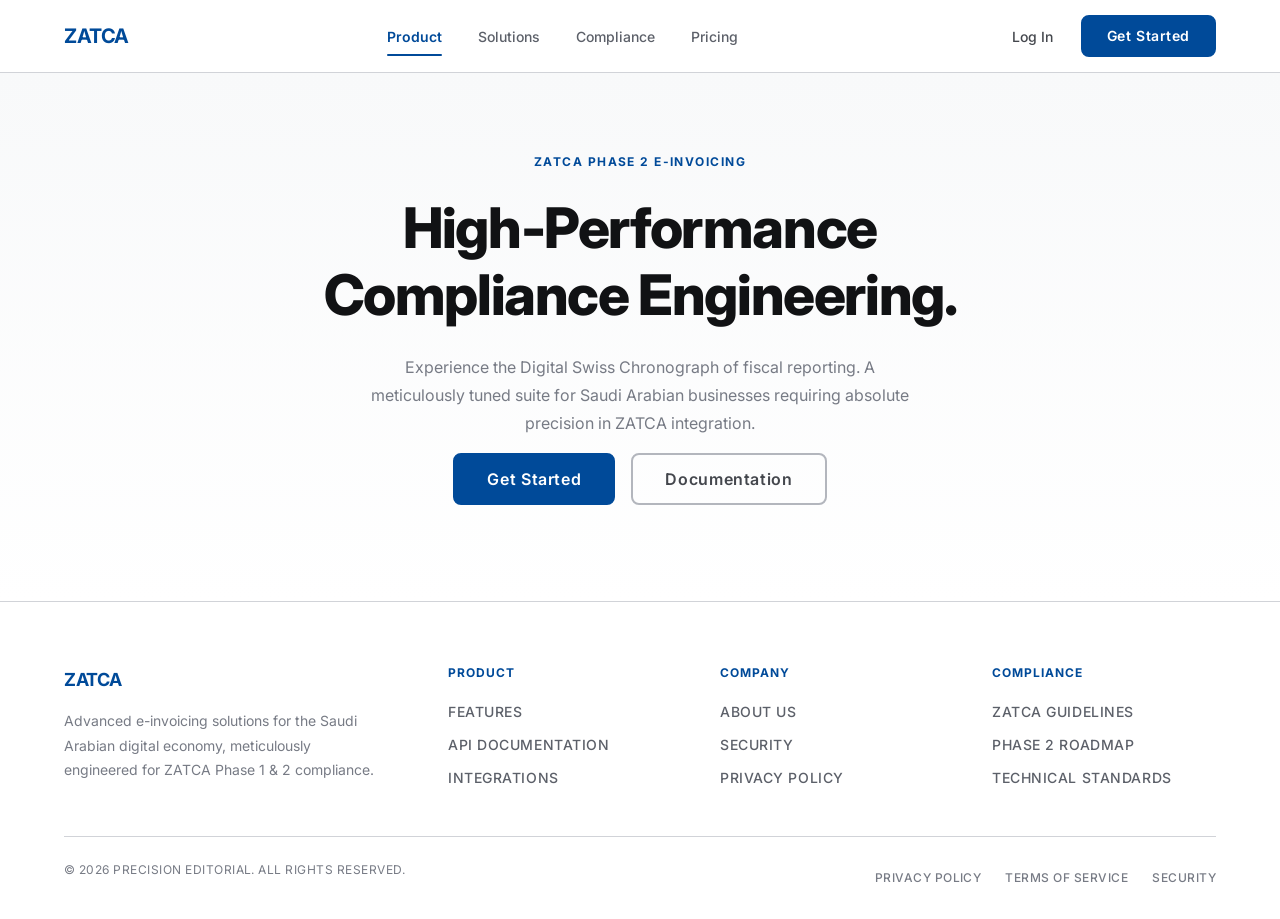
<file: index.html>
<!DOCTYPE html>
<html lang="en" dir="ltr">
<head>
  <meta charset="UTF-8">
  <meta name="viewport" content="width=device-width, initial-scale=1.0, viewport-fit=cover">
  <meta name="robots" content="index, follow">

  <!-- SEO -->
  <title>ZATCA — Precision Editorial</title>
  <meta name="description" content="ZATCA-compliant e-invoicing platform with 99.9% uptime, real-time Phase 2 validation, and automated reporting for Saudi Arabian businesses.">
  <meta name="theme-color" content="#004A99">
  <link rel="canonical" href="https://zatca.example.com/">

  <!-- Open Graph -->
  <meta property="og:title" content="ZATCA — Precision Editorial">
  <meta property="og:description" content="Enterprise e-invoicing compliance for ZATCA Phase 1 & 2.">
  <meta property="og:type" content="website">
  <meta property="og:url" content="https://zatca.example.com/">
  <meta property="og:locale" content="en_US">
  <meta property="og:locale:alternate" content="ar_SA">

  <!-- Twitter Card -->
  <meta name="twitter:card" content="summary_large_image">
  <meta name="twitter:title" content="ZATCA — Precision Editorial">
  <meta name="twitter:description" content="Enterprise e-invoicing compliance for ZATCA Phase 1 & 2.">

  <!-- Favicon -->
  <link rel="icon" type="image/svg+xml" href="icons/favicon.svg">

  <!-- Fonts (only essential weights) -->
  <link rel="preconnect" href="https://fonts.googleapis.com">
  <link rel="preconnect" href="https://fonts.gstatic.com" crossorigin>
  <link rel="stylesheet" href="https://fonts.googleapis.com/css2?family=Inter:wght@400;500;600;700;800&family=Noto+Sans+Arabic:wght@400;500;600;700&display=swap">

  <!-- Stylesheets (order matters: tokens → reset → components → layout → utilities) -->
  <link rel="stylesheet" href="css/variables.css">
  <link rel="stylesheet" href="css/base.css">
  <link rel="stylesheet" href="css/components.css">
  <link rel="stylesheet" href="css/navbar.css">
  <link rel="stylesheet" href="css/footer.css">
  <link rel="stylesheet" href="css/hero.css">
  <link rel="stylesheet" href="css/utilities.css">
</head>

<body>

  <!-- ════════════════════════════════════════════════════════════════
       NAVBAR
       ════════════════════════════════════════════════════════════════ -->
  <header class="navbar" role="banner">
    <div class="container">
      <div class="navbar__inner">

        <!-- Logo -->
        <a href="index.html" class="navbar__logo" aria-label="ZATCA — Home">
          <span class="navbar__logo-text">ZATCA</span>
        </a>

        <!-- Desktop Nav -->
        <nav class="navbar__nav" role="navigation" aria-label="Main navigation">
          <a href="index.html"   class="navbar__link is-active">Product</a>
          <a href="#solutions"   class="navbar__link">Solutions</a>
          <a href="#compliance"  class="navbar__link">Compliance</a>
          <a href="#pricing"     class="navbar__link">Pricing</a>
        </nav>

        <!-- Desktop Actions -->
        <div class="navbar__actions">
          <a href="login.html"   class="navbar__login">Log In</a>
          <a href="signup.html"  class="btn btn--primary">Get Started</a>
        </div>

        <!-- Mobile Toggle -->
        <button
          class="navbar__toggle"
          type="button"
          aria-label="Toggle navigation menu"
          aria-expanded="false"
          aria-controls="mobile-menu"
        >
          <span class="navbar__toggle-bar"></span>
          <span class="navbar__toggle-bar"></span>
          <span class="navbar__toggle-bar"></span>
        </button>

      </div>
    </div>

    <!-- Mobile Drawer -->
    <nav class="navbar__mobile-menu" id="mobile-menu" aria-label="Mobile navigation">
      <a href="index.html"   class="navbar__link is-active">Product</a>
      <a href="#solutions"   class="navbar__link">Solutions</a>
      <a href="#compliance"  class="navbar__link">Compliance</a>
      <a href="#pricing"     class="navbar__link">Pricing</a>
      <div class="navbar__actions">
        <a href="login.html"   class="navbar__login">Log In</a>
        <a href="signup.html"  class="btn btn--primary">Get Started</a>
      </div>
    </nav>

    <!-- Mobile Overlay -->
    <div class="navbar__overlay" aria-hidden="true"></div>
  </header>


  <!-- ════════════════════════════════════════════════════════════════
       MAIN CONTENT
       ════════════════════════════════════════════════════════════════ -->
  <main id="main-content">

    <!-- ════════════════════════════════════════════════════════════════
         HERO
         ════════════════════════════════════════════════════════════════ -->
    <section class="hero" aria-labelledby="hero-title">
      <div class="container">
        <div class="hero__inner">

          <!-- Overline -->
          <span class="hero__overline">ZATCA Phase 2 E-Invoicing</span>

          <!-- Title -->
          <h1 id="hero-title" class="hero__title">
            High-Performance<br>Compliance Engineering.
          </h1>

          <!-- Description -->
          <p class="hero__desc">
            Experience the Digital Swiss Chronograph of fiscal reporting. A meticulously
            tuned suite for Saudi Arabian businesses requiring absolute precision in
            ZATCA integration.
          </p>

          <!-- CTA -->
          <div class="hero__actions">
            <a href="signup.html" class="btn btn--primary btn--lg">Get Started</a>
            <a href="#docs" class="btn btn--secondary btn--lg">Documentation</a>
          </div>

        </div>
      </div>
    </section>

  </main>


  <!-- ════════════════════════════════════════════════════════════════
       FOOTER
       ════════════════════════════════════════════════════════════════ -->
  <footer class="footer" role="contentinfo">
    <div class="container">

      <!-- Grid -->
      <div class="footer__main">
        <div class="footer__grid">

          <!-- Brand -->
          <div class="footer__col">
            <p class="footer__brand-name">ZATCA</p>
            <p class="footer__brand-desc">
              Advanced e-invoicing solutions for the Saudi Arabian digital economy,
              meticulously engineered for ZATCA Phase 1 &amp; 2 compliance.
            </p>
          </div>

          <!-- Product -->
          <div class="footer__col">
            <h3 class="footer__heading">Product</h3>
            <nav class="footer__links" aria-label="Product links">
              <a href="#features"     class="footer__link">Features</a>
              <a href="#api"          class="footer__link">API Documentation</a>
              <a href="#integrations" class="footer__link">Integrations</a>
            </nav>
          </div>

          <!-- Company -->
          <div class="footer__col">
            <h3 class="footer__heading">Company</h3>
            <nav class="footer__links" aria-label="Company links">
              <a href="#about"   class="footer__link">About Us</a>
              <a href="#security" class="footer__link">Security</a>
              <a href="#privacy" class="footer__link">Privacy Policy</a>
            </nav>
          </div>

          <!-- Compliance -->
          <div class="footer__col">
            <h3 class="footer__heading">Compliance</h3>
            <nav class="footer__links" aria-label="Compliance links">
              <a href="#guidelines" class="footer__link">ZATCA Guidelines</a>
              <a href="#phase2"     class="footer__link">Phase 2 Roadmap</a>
              <a href="#standards"  class="footer__link">Technical Standards</a>
            </nav>
          </div>

        </div>
      </div>

      <!-- Bottom Bar -->
      <div class="footer__bottom">
        <div class="footer__bottom-inner">
          <p class="footer__copyright">
            &copy; <span data-year></span> Precision Editorial. All rights reserved.
          </p>
          <nav class="footer__legal" aria-label="Legal links">
            <a href="#privacy"  class="footer__legal-link">Privacy Policy</a>
            <a href="#terms"    class="footer__legal-link">Terms of Service</a>
            <a href="#security" class="footer__legal-link">Security</a>
          </nav>
        </div>
      </div>

    </div>
  </footer>


  <!-- Scripts -->
  <script src="js/navbar.js" defer></script>
  <script src="js/app.js" defer></script>

</body>
</html>
</file>
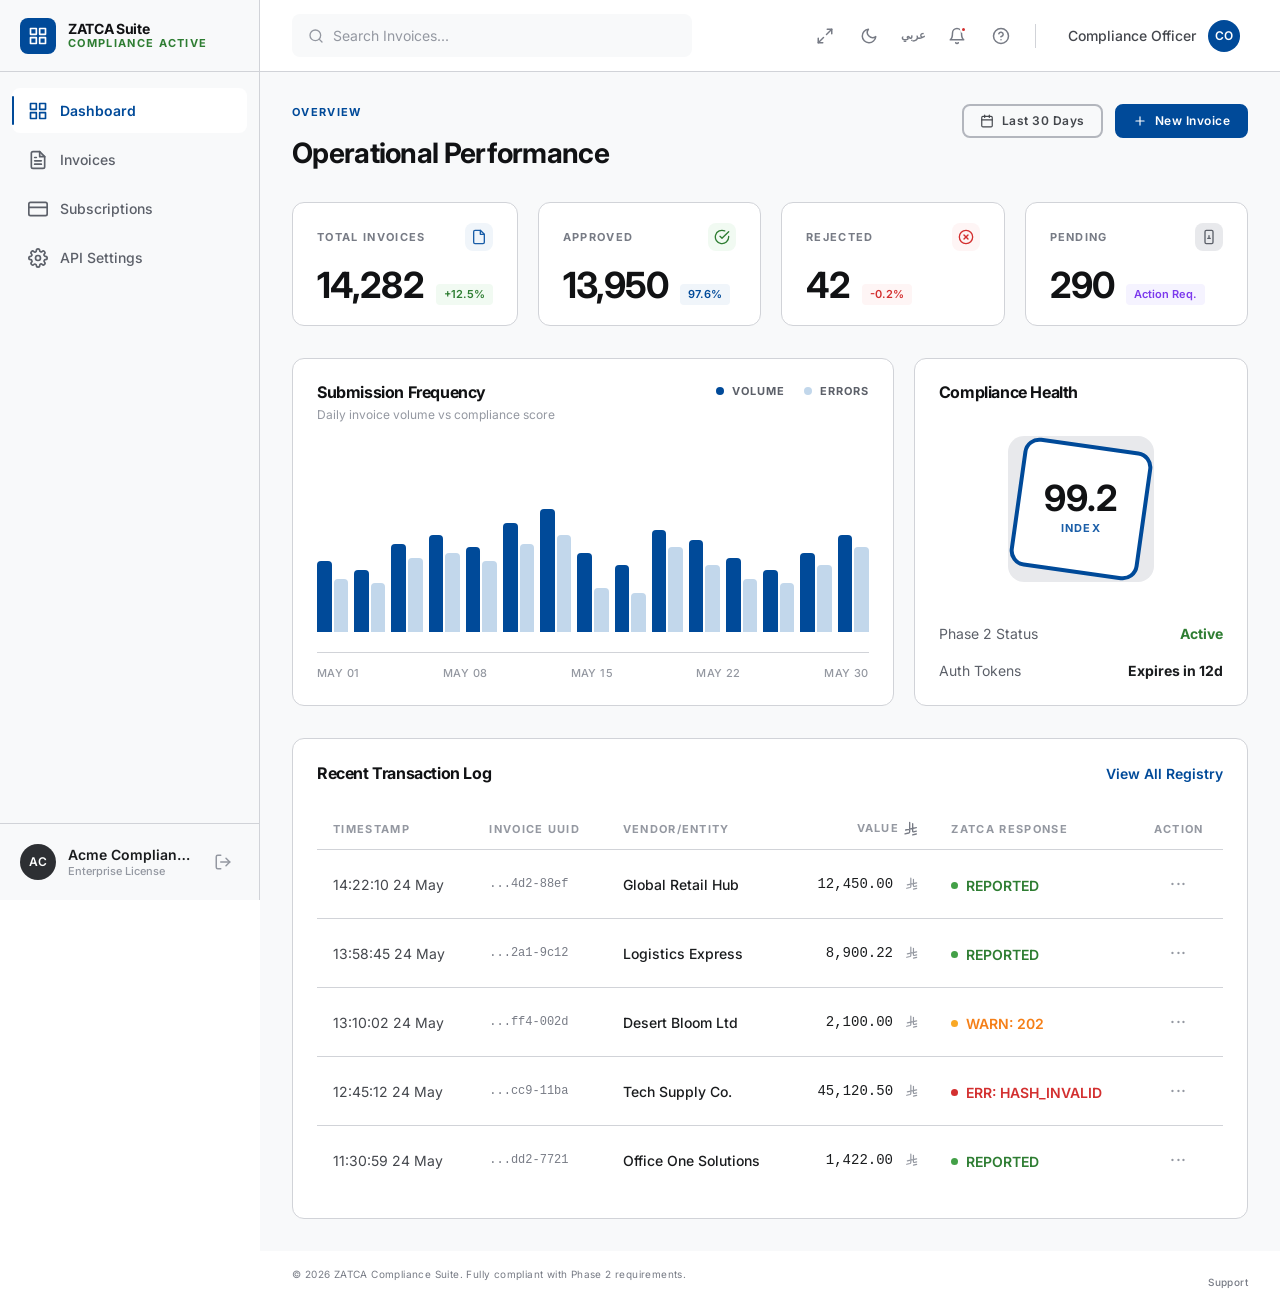
<file: dashboard.html>
<!DOCTYPE html>
<html lang="en" dir="ltr">
<head>
  <meta charset="UTF-8">
  <meta name="viewport" content="width=device-width, initial-scale=1.0, viewport-fit=cover">
  <meta name="robots" content="noindex, nofollow">

  <!-- SEO -->
  <title>Dashboard — ZATCA Suite</title>
  <meta name="description" content="ZATCA Suite compliance dashboard — monitor invoices, submissions, and compliance health.">
  <meta name="theme-color" content="#004A99">

  <!-- Favicon -->
  <link rel="icon" type="image/svg+xml" href="icons/favicon.svg">

  <!-- Prevent theme flicker -->
  <script>document.documentElement.setAttribute('data-theme', localStorage.getItem('zatca-theme') || 'light');</script>

  <!-- Fonts (essential weights only) -->
  <link rel="preconnect" href="https://fonts.googleapis.com">
  <link rel="preconnect" href="https://fonts.gstatic.com" crossorigin>
  <link rel="stylesheet" href="https://fonts.googleapis.com/css2?family=Inter:wght@400;500;600;700;800&family=Noto+Sans+Arabic:wght@400;500;600;700&display=swap">

  <!-- Stylesheets -->
  <link rel="stylesheet" href="css/variables.css">
  <link rel="stylesheet" href="css/base.css">
  <link rel="stylesheet" href="css/components.css">
  <link rel="stylesheet" href="css/sidebar.css">
  <link rel="stylesheet" href="css/topbar.css">
  <link rel="stylesheet" href="css/dashboard.css">
  <link rel="stylesheet" href="css/theme-dark.css">
  <link rel="stylesheet" href="css/rtl.css">
  <link rel="stylesheet" href="css/utilities.css">
</head>

<body>

  <!-- Skip Link -->
  <a href="#main-content" class="sr-only" style="position:fixed;top:var(--space-2);left:var(--space-2);z-index:9999;padding:var(--space-2) var(--space-4);background:var(--color-primary-700);color:var(--color-white-const);border-radius:var(--radius-md);" onfocus="this.classList.remove('sr-only')" onblur="this.classList.add('sr-only')">Skip to main content</a>

  <div class="dashboard-layout">

    <!-- ════════════════════════════════════════════════════════════════
         SIDEBAR
         ════════════════════════════════════════════════════════════════ -->
    <aside class="sidebar" role="navigation" aria-label="Dashboard navigation">

      <!-- Header -->
      <div class="sidebar__header">
        <div class="sidebar__logo" aria-hidden="true">
          <svg viewBox="0 0 24 24" fill="none" stroke="currentColor" stroke-width="2" stroke-linecap="round" stroke-linejoin="round">
            <rect x="3" y="3" width="7" height="7"></rect>
            <rect x="14" y="3" width="7" height="7"></rect>
            <rect x="3" y="14" width="7" height="7"></rect>
            <rect x="14" y="14" width="7" height="7"></rect>
          </svg>
        </div>
        <div class="sidebar__logo-info">
          <span class="sidebar__logo-text" data-i18n="sidebar.brand">ZATCA Suite</span>
          <span class="sidebar__logo-badge" data-i18n="sidebar.badge">Compliance Active</span>
        </div>
        <button type="button" class="sidebar__close" aria-label="Close menu" onclick="document.querySelector('.sidebar').classList.remove('is-open'); document.querySelector('.sidebar__mobile-overlay').classList.remove('is-visible');">
          <svg viewBox="0 0 24 24" fill="none" stroke="currentColor" stroke-width="2" stroke-linecap="round" stroke-linejoin="round"><line x1="18" y1="6" x2="6" y2="18"></line><line x1="6" y1="6" x2="18" y2="18"></line></svg>
        </button>
      </div>

      <!-- Navigation -->
      <nav class="sidebar__nav">
        <a href="#dashboard" class="sidebar__link is-active">
          <span class="sidebar__link-icon">
            <svg viewBox="0 0 24 24" fill="none" stroke="currentColor" stroke-width="2" stroke-linecap="round" stroke-linejoin="round">
              <rect x="3" y="3" width="7" height="7"></rect>
              <rect x="14" y="3" width="7" height="7"></rect>
              <rect x="3" y="14" width="7" height="7"></rect>
              <rect x="14" y="14" width="7" height="7"></rect>
            </svg>
          </span>
          <span class="sidebar__link-text" data-i18n="sidebar.dashboard">Dashboard</span>
        </a>

        <a href="#invoices" class="sidebar__link">
          <span class="sidebar__link-icon">
            <svg viewBox="0 0 24 24" fill="none" stroke="currentColor" stroke-width="2" stroke-linecap="round" stroke-linejoin="round">
              <path d="M14 2H6a2 2 0 0 0-2 2v16a2 2 0 0 0 2 2h12a2 2 0 0 0 2-2V8z"></path>
              <polyline points="14 2 14 8 20 8"></polyline>
              <line x1="16" y1="13" x2="8" y2="13"></line>
              <line x1="16" y1="17" x2="8" y2="17"></line>
              <polyline points="10 9 9 9 8 9"></polyline>
            </svg>
          </span>
          <span class="sidebar__link-text" data-i18n="sidebar.invoices">Invoices</span>
        </a>

        <a href="#subscriptions" class="sidebar__link">
          <span class="sidebar__link-icon">
            <svg viewBox="0 0 24 24" fill="none" stroke="currentColor" stroke-width="2" stroke-linecap="round" stroke-linejoin="round">
              <rect x="1" y="4" width="22" height="16" rx="2" ry="2"></rect>
              <line x1="1" y1="10" x2="23" y2="10"></line>
            </svg>
          </span>
          <span class="sidebar__link-text" data-i18n="sidebar.subscriptions">Subscriptions</span>
        </a>

        <a href="#api-settings" class="sidebar__link">
          <span class="sidebar__link-icon">
            <svg viewBox="0 0 24 24" fill="none" stroke="currentColor" stroke-width="2" stroke-linecap="round" stroke-linejoin="round">
              <circle cx="12" cy="12" r="3"></circle>
              <path d="M19.4 15a1.65 1.65 0 0 0 .33 1.82l.06.06a2 2 0 0 1-2.83 2.83l-.06-.06a1.65 1.65 0 0 0-1.82-.33 1.65 1.65 0 0 0-1 1.51V21a2 2 0 0 1-4 0v-.09A1.65 1.65 0 0 0 9 19.4a1.65 1.65 0 0 0-1.82.33l-.06.06a2 2 0 0 1-2.83-2.83l.06-.06A1.65 1.65 0 0 0 4.68 15a1.65 1.65 0 0 0-1.51-1H3a2 2 0 0 1 0-4h.09A1.65 1.65 0 0 0 4.6 9a1.65 1.65 0 0 0-.33-1.82l-.06-.06a2 2 0 0 1 2.83-2.83l.06.06A1.65 1.65 0 0 0 9 4.68a1.65 1.65 0 0 0 1-1.51V3a2 2 0 0 1 4 0v.09a1.65 1.65 0 0 0 1 1.51 1.65 1.65 0 0 0 1.82-.33l.06-.06a2 2 0 0 1 2.83 2.83l-.06.06A1.65 1.65 0 0 0 19.4 9a1.65 1.65 0 0 0 1.51 1H21a2 2 0 0 1 0 4h-.09a1.65 1.65 0 0 0-1.51 1z"></path>
            </svg>
          </span>
          <span class="sidebar__link-text" data-i18n="sidebar.apiSettings">API Settings</span>
        </a>

      </nav>

      <!-- Footer / User + Logout -->
      <div class="sidebar__footer">
        <div class="sidebar__user">
          <div class="sidebar__user-avatar" aria-hidden="true">AC</div>
          <div class="sidebar__user-info">
            <span class="sidebar__user-name" data-i18n="sidebar.companyName">Acme Compliance Corp</span>
            <span class="sidebar__user-role" data-i18n="sidebar.companyRole">Enterprise License</span>
          </div>
          <a href="login.html" class="sidebar__logout" aria-label="Log Out" data-i18n-label="sidebar.logout">
            <svg viewBox="0 0 24 24" fill="none" stroke="currentColor" stroke-width="2" stroke-linecap="round" stroke-linejoin="round">
              <path d="M9 21H5a2 2 0 0 1-2-2V5a2 2 0 0 1 2-2h4"></path>
              <polyline points="16 17 21 12 16 7"></polyline>
              <line x1="21" y1="12" x2="9" y2="12"></line>
            </svg>
          </a>
        </div>
      </div>

    </aside>

    <!-- ════════════════════════════════════════════════════════════════
         MAIN CONTENT
         ════════════════════════════════════════════════════════════════ -->
    <main class="dashboard-main" id="main-content">

      <!-- ════════════════════════════════════════════════════════════════
           TOP BAR
           ════════════════════════════════════════════════════════════════ -->
      <div class="topbar">

        <!-- Sidebar Toggle (mobile) -->
        <button type="button" class="sidebar__mobile-toggle" aria-label="Open menu" onclick="document.querySelector('.sidebar').classList.toggle('is-open'); document.querySelector('.sidebar__mobile-overlay').classList.toggle('is-visible');">
          <svg viewBox="0 0 24 24" fill="none" stroke="currentColor" stroke-width="2" stroke-linecap="round" stroke-linejoin="round"><line x1="3" y1="12" x2="21" y2="12"></line><line x1="3" y1="6" x2="21" y2="6"></line><line x1="3" y1="18" x2="21" y2="18"></line></svg>
        </button>

        <!-- Logo (mobile only) -->
        <a href="index.html" class="topbar__logo" aria-label="ZATCA Suite">
          <div class="topbar__logo-icon" aria-hidden="true">
            <svg viewBox="0 0 24 24" fill="none" stroke="currentColor" stroke-width="2" stroke-linecap="round" stroke-linejoin="round"><rect x="3" y="3" width="7" height="7"></rect><rect x="14" y="3" width="7" height="7"></rect><rect x="3" y="14" width="7" height="7"></rect><rect x="14" y="14" width="7" height="7"></rect></svg>
          </div>
          <span class="topbar__logo-text">ZATCA</span>
        </a>

        <!-- Search -->
        <div class="topbar__search">
          <span class="topbar__search-icon" aria-hidden="true">
            <svg viewBox="0 0 24 24" fill="none" stroke="currentColor" stroke-width="2" stroke-linecap="round" stroke-linejoin="round">
              <circle cx="11" cy="11" r="8"></circle>
              <line x1="21" y1="21" x2="16.65" y2="16.65"></line>
            </svg>
          </span>
          <input
            type="search"
            class="topbar__search-input"
            placeholder="Search Invoices..."
            data-i18n-placeholder="topbar.search"
            aria-label="Search invoices"
          >
        </div>

        <!-- Actions -->
        <div class="topbar__actions">

          <!-- Fullscreen Toggle -->
          <button type="button" class="topbar__icon-btn" aria-label="Toggle fullscreen" data-fullscreen-toggle>
            <svg viewBox="0 0 24 24" fill="none" stroke="currentColor" stroke-width="2" stroke-linecap="round" stroke-linejoin="round">
              <polyline points="15 3 21 3 21 9"></polyline>
              <polyline points="9 21 3 21 3 15"></polyline>
              <line x1="21" y1="3" x2="14" y2="10"></line>
              <line x1="3" y1="21" x2="10" y2="14"></line>
            </svg>
          </button>

          <!-- Theme Toggle -->
          <button type="button" class="topbar__icon-btn" data-theme-toggle data-i18n-label="ctrl.theme" aria-label="Toggle theme" onclick="Theme.toggle()">
            <svg viewBox="0 0 24 24" fill="none" stroke="currentColor" stroke-width="2" stroke-linecap="round" stroke-linejoin="round">
              <path d="M21 12.79A9 9 0 1 1 11.21 3 7 7 0 0 0 21 12.79z"></path>
            </svg>
          </button>

          <!-- Language Toggle -->
          <button type="button" class="topbar__icon-btn" onclick="I18n.toggle()" aria-label="Switch language" style="font-size: var(--font-size-overline); font-weight: var(--font-weight-bold); letter-spacing: var(--letter-spacing-normal);" data-i18n="ctrl.lang">عربي</button>

          <!-- Notification Bell -->
          <button type="button" class="topbar__icon-btn topbar__icon-btn--has-dot" data-i18n-label="topbar.notifications" aria-label="Notifications">
            <svg viewBox="0 0 24 24" fill="none" stroke="currentColor" stroke-width="2" stroke-linecap="round" stroke-linejoin="round">
              <path d="M18 8A6 6 0 0 0 6 8c0 7-3 9-3 9h18s-3-2-3-9"></path>
              <path d="M13.73 21a2 2 0 0 1-3.46 0"></path>
            </svg>
          </button>

          <!-- Help -->
          <button type="button" class="topbar__icon-btn" data-i18n-label="topbar.help" aria-label="Help">
            <svg viewBox="0 0 24 24" fill="none" stroke="currentColor" stroke-width="2" stroke-linecap="round" stroke-linejoin="round">
              <circle cx="12" cy="12" r="10"></circle>
              <path d="M9.09 9a3 3 0 0 1 5.83 1c0 2-3 3-3 3"></path>
              <line x1="12" y1="17" x2="12.01" y2="17"></line>
            </svg>
          </button>

          <!-- Divider -->
          <div class="topbar__divider" aria-hidden="true"></div>

          <!-- User -->
          <div class="topbar__user">
            <span class="topbar__user-name" data-i18n="topbar.userName">Compliance Officer</span>
            <div class="topbar__user-avatar" aria-hidden="true">CO</div>
          </div>

        </div>

      </div>

      <!-- ════════════════════════════════════════════════════════════════
           DASHBOARD CONTENT
           ════════════════════════════════════════════════════════════════ -->
      <div class="dashboard-content">

        <!-- Page Header -->
        <div class="page-header">
          <div class="page-header__left">
            <p class="page-header__overline" data-i18n="page.overline">Overview</p>
            <h1 class="page-header__title" data-i18n="page.title">Operational Performance</h1>
          </div>
          <div class="page-header__right">
            <button type="button" class="btn btn--secondary btn--sm">
              <svg width="14" height="14" viewBox="0 0 24 24" fill="none" stroke="currentColor" stroke-width="2" stroke-linecap="round" stroke-linejoin="round">
                <rect x="3" y="4" width="18" height="18" rx="2" ry="2"></rect>
                <line x1="16" y1="2" x2="16" y2="6"></line>
                <line x1="8" y1="2" x2="8" y2="6"></line>
                <line x1="3" y1="10" x2="21" y2="10"></line>
              </svg>
              <span data-i18n="page.filterDays">Last 30 Days</span>
            </button>
            <button type="button" class="btn btn--primary btn--sm">
              <svg width="14" height="14" viewBox="0 0 24 24" fill="none" stroke="currentColor" stroke-width="2" stroke-linecap="round" stroke-linejoin="round">
                <line x1="12" y1="5" x2="12" y2="19"></line>
                <line x1="5" y1="12" x2="19" y2="12"></line>
              </svg>
              <span data-i18n="page.newInvoice">New Invoice</span>
            </button>
          </div>
        </div>

        <!-- Stats Cards -->
        <div class="stats-grid">

          <!-- Total Invoices -->
          <div class="stat-card">
            <div class="stat-card__header">
              <span class="stat-card__label" data-i18n="stats.totalInvoices">Total Invoices</span>
              <span class="stat-card__icon stat-card__icon--primary" aria-hidden="true">
                <svg viewBox="0 0 24 24" fill="none" stroke="currentColor" stroke-width="2" stroke-linecap="round" stroke-linejoin="round">
                  <path d="M14 2H6a2 2 0 0 0-2 2v16a2 2 0 0 0 2 2h12a2 2 0 0 0 2-2V8z"></path>
                  <polyline points="14 2 14 8 20 8"></polyline>
                </svg>
              </span>
            </div>
            <div class="stat-card__body">
              <span class="stat-card__value">14,282</span>
              <span class="stat-card__change stat-card__change--up">+12.5%</span>
            </div>
          </div>

          <!-- Approved -->
          <div class="stat-card">
            <div class="stat-card__header">
              <span class="stat-card__label" data-i18n="stats.approved">Approved</span>
              <span class="stat-card__icon stat-card__icon--success" aria-hidden="true">
                <svg viewBox="0 0 24 24" fill="none" stroke="currentColor" stroke-width="2" stroke-linecap="round" stroke-linejoin="round">
                  <path d="M22 11.08V12a10 10 0 1 1-5.93-9.14"></path>
                  <polyline points="22 4 12 14.01 9 11.01"></polyline>
                </svg>
              </span>
            </div>
            <div class="stat-card__body">
              <span class="stat-card__value">13,950</span>
              <span class="stat-card__change stat-card__change--neutral">97.6%</span>
            </div>
          </div>

          <!-- Rejected -->
          <div class="stat-card">
            <div class="stat-card__header">
              <span class="stat-card__label" data-i18n="stats.rejected">Rejected</span>
              <span class="stat-card__icon stat-card__icon--danger" aria-hidden="true">
                <svg viewBox="0 0 24 24" fill="none" stroke="currentColor" stroke-width="2" stroke-linecap="round" stroke-linejoin="round">
                  <circle cx="12" cy="12" r="10"></circle>
                  <line x1="15" y1="9" x2="9" y2="15"></line>
                  <line x1="9" y1="9" x2="15" y2="15"></line>
                </svg>
              </span>
            </div>
            <div class="stat-card__body">
              <span class="stat-card__value">42</span>
              <span class="stat-card__change stat-card__change--down">-0.2%</span>
            </div>
          </div>

          <!-- Pending -->
          <div class="stat-card">
            <div class="stat-card__header">
              <span class="stat-card__label" data-i18n="stats.pending">Pending</span>
              <span class="stat-card__icon stat-card__icon--warning" aria-hidden="true">
                <svg viewBox="0 0 24 24" fill="none" stroke="currentColor" stroke-width="2" stroke-linecap="round" stroke-linejoin="round">
                  <rect x="6" y="2" width="12" height="20" rx="2"></rect>
                  <line x1="12" y1="10" x2="12" y2="14"></line>
                  <line x1="10" y1="14" x2="14" y2="14"></line>
                </svg>
              </span>
            </div>
            <div class="stat-card__body">
              <span class="stat-card__value">290</span>
              <span class="stat-card__change stat-card__change--warning" data-i18n="stats.actionReq">Action Req.</span>
            </div>
          </div>

        </div>

        <!-- Two-Column: Chart + Compliance Health -->
        <div class="dashboard-row">

          <!-- Submission Frequency Chart -->
          <div class="chart-panel">
            <div class="chart-panel__header">
              <div class="chart-panel__info">
                <h2 class="chart-panel__title" data-i18n="chart.title">Submission Frequency</h2>
                <p class="chart-panel__subtitle" data-i18n="chart.subtitle">Daily invoice volume vs compliance score</p>
              </div>
              <div class="chart-panel__legend">
                <span class="chart-panel__legend-item">
                  <span class="chart-panel__legend-dot chart-panel__legend-dot--volume" aria-hidden="true"></span>
                  <span data-i18n="chart.volume">Volume</span>
                </span>
                <span class="chart-panel__legend-item">
                  <span class="chart-panel__legend-dot chart-panel__legend-dot--errors" aria-hidden="true"></span>
                  <span data-i18n="chart.errors">Errors</span>
                </span>
              </div>
            </div>

            <div class="chart-panel__body">
              <div class="chart-bars" aria-label="Submission frequency bar chart">
                <div class="chart-bar-group"><div class="chart-bar chart-bar--volume" style="height:40%"></div><div class="chart-bar chart-bar--errors" style="height:30%"></div></div>
                <div class="chart-bar-group"><div class="chart-bar chart-bar--volume" style="height:35%"></div><div class="chart-bar chart-bar--errors" style="height:28%"></div></div>
                <div class="chart-bar-group"><div class="chart-bar chart-bar--volume" style="height:50%"></div><div class="chart-bar chart-bar--errors" style="height:42%"></div></div>
                <div class="chart-bar-group"><div class="chart-bar chart-bar--volume" style="height:55%"></div><div class="chart-bar chart-bar--errors" style="height:45%"></div></div>
                <div class="chart-bar-group"><div class="chart-bar chart-bar--volume" style="height:48%"></div><div class="chart-bar chart-bar--errors" style="height:40%"></div></div>
                <div class="chart-bar-group"><div class="chart-bar chart-bar--volume" style="height:62%"></div><div class="chart-bar chart-bar--errors" style="height:50%"></div></div>
                <div class="chart-bar-group"><div class="chart-bar chart-bar--volume" style="height:70%"></div><div class="chart-bar chart-bar--errors" style="height:55%"></div></div>
                <div class="chart-bar-group"><div class="chart-bar chart-bar--volume" style="height:45%"></div><div class="chart-bar chart-bar--errors" style="height:25%"></div></div>
                <div class="chart-bar-group"><div class="chart-bar chart-bar--volume" style="height:38%"></div><div class="chart-bar chart-bar--errors" style="height:22%"></div></div>
                <div class="chart-bar-group"><div class="chart-bar chart-bar--volume" style="height:58%"></div><div class="chart-bar chart-bar--errors" style="height:48%"></div></div>
                <div class="chart-bar-group"><div class="chart-bar chart-bar--volume" style="height:52%"></div><div class="chart-bar chart-bar--errors" style="height:38%"></div></div>
                <div class="chart-bar-group"><div class="chart-bar chart-bar--volume" style="height:42%"></div><div class="chart-bar chart-bar--errors" style="height:30%"></div></div>
                <div class="chart-bar-group"><div class="chart-bar chart-bar--volume" style="height:35%"></div><div class="chart-bar chart-bar--errors" style="height:28%"></div></div>
                <div class="chart-bar-group"><div class="chart-bar chart-bar--volume" style="height:45%"></div><div class="chart-bar chart-bar--errors" style="height:38%"></div></div>
                <div class="chart-bar-group"><div class="chart-bar chart-bar--volume" style="height:55%"></div><div class="chart-bar chart-bar--errors" style="height:48%"></div></div>
              </div>
            </div>

            <div class="chart-panel__axis">
              <span class="chart-panel__axis-label">May 01</span>
              <span class="chart-panel__axis-label">May 08</span>
              <span class="chart-panel__axis-label">May 15</span>
              <span class="chart-panel__axis-label">May 22</span>
              <span class="chart-panel__axis-label">May 30</span>
            </div>
          </div>

          <!-- Compliance Health -->
          <div class="compliance-panel">
            <h2 class="compliance-panel__title" data-i18n="compliance.title">Compliance Health</h2>

            <div class="compliance-panel__score">
              <div class="compliance-panel__badge">
                <div class="compliance-panel__badge-frame" aria-hidden="true"></div>
                <span class="compliance-panel__value">99.2</span>
                <span class="compliance-panel__value-label" data-i18n="compliance.index">Index</span>
              </div>
            </div>

            <div class="compliance-panel__details">
              <div class="compliance-panel__row">
                <span class="compliance-panel__row-label" data-i18n="compliance.phase2">Phase 2 Status</span>
                <span class="compliance-panel__row-value compliance-panel__row-value--active" data-i18n="compliance.active">Active</span>
              </div>
              <div class="compliance-panel__row">
                <span class="compliance-panel__row-label" data-i18n="compliance.authTokens">Auth Tokens</span>
                <span class="compliance-panel__row-value" data-i18n="compliance.expires">Expires in 12d</span>
              </div>
            </div>
          </div>

        </div>

        <!-- Transaction Log -->
        <div class="tx-log">
          <div class="tx-log__header">
            <h2 class="tx-log__title" data-i18n="txlog.title">Recent Transaction Log</h2>
            <a href="#registry" class="tx-log__action-link" data-i18n="txlog.viewAll">View All Registry</a>
          </div>

          <div class="tx-log__wrapper">
            <table class="tx-log__table">
              <thead>
                <tr>
                  <th class="tx-log__th" scope="col" data-i18n="txlog.timestamp">Timestamp</th>
                  <th class="tx-log__th" scope="col" data-i18n="txlog.invoiceUuid">Invoice UUID</th>
                  <th class="tx-log__th" scope="col" data-i18n="txlog.vendor">Vendor/Entity</th>
                  <th class="tx-log__th tx-log__th--right" scope="col">
                    <span data-i18n="txlog.value">Value</span>
                    <svg class="sar-icon" viewBox="0 0 24 24" fill="none" stroke="currentColor" stroke-width="2" stroke-linecap="round" stroke-linejoin="round" aria-hidden="true"><path d="m20 19.5l-5.5 1.2m0-16.7v11.22a1 1 0 0 0 1.242.97L20 15.2M2.978 19.351l5.549-1.363A2 2 0 0 0 10 16V2m10 8L4 13.5"/></svg>
                  </th>
                  <th class="tx-log__th" scope="col" data-i18n="txlog.response">ZATCA Response</th>
                  <th class="tx-log__th tx-log__th--center" scope="col" data-i18n="txlog.action">Action</th>
                </tr>
              </thead>
              <tbody>
                <tr class="tx-log__row">
                  <td class="tx-log__td">14:22:10 24 May</td>
                  <td class="tx-log__td tx-log__td--mono">...4d2-88ef</td>
                  <td class="tx-log__td tx-log__td--bold">Global Retail Hub</td>
                  <td class="tx-log__td tx-log__td--right">12,450.00 <svg class="sar-icon sar-icon--inline" viewBox="0 0 24 24" fill="none" stroke="currentColor" stroke-width="2" stroke-linecap="round" stroke-linejoin="round" aria-hidden="true"><path d="m20 19.5l-5.5 1.2m0-16.7v11.22a1 1 0 0 0 1.242.97L20 15.2M2.978 19.351l5.549-1.363A2 2 0 0 0 10 16V2m10 8L4 13.5"/></svg></td>
                  <td class="tx-log__td">
                    <span class="tx-status tx-status--reported"><span class="tx-status__dot" aria-hidden="true"></span>REPORTED</span>
                  </td>
                  <td class="tx-log__td tx-log__td--center">
                    <button type="button" class="tx-log__more-btn" aria-label="More actions">···</button>
                  </td>
                </tr>
                <tr class="tx-log__row">
                  <td class="tx-log__td">13:58:45 24 May</td>
                  <td class="tx-log__td tx-log__td--mono">...2a1-9c12</td>
                  <td class="tx-log__td tx-log__td--bold">Logistics Express</td>
                  <td class="tx-log__td tx-log__td--right">8,900.22 <svg class="sar-icon sar-icon--inline" viewBox="0 0 24 24" fill="none" stroke="currentColor" stroke-width="2" stroke-linecap="round" stroke-linejoin="round" aria-hidden="true"><path d="m20 19.5l-5.5 1.2m0-16.7v11.22a1 1 0 0 0 1.242.97L20 15.2M2.978 19.351l5.549-1.363A2 2 0 0 0 10 16V2m10 8L4 13.5"/></svg></td>
                  <td class="tx-log__td">
                    <span class="tx-status tx-status--reported"><span class="tx-status__dot" aria-hidden="true"></span>REPORTED</span>
                  </td>
                  <td class="tx-log__td tx-log__td--center">
                    <button type="button" class="tx-log__more-btn" aria-label="More actions">···</button>
                  </td>
                </tr>
                <tr class="tx-log__row">
                  <td class="tx-log__td">13:10:02 24 May</td>
                  <td class="tx-log__td tx-log__td--mono">...ff4-002d</td>
                  <td class="tx-log__td tx-log__td--bold">Desert Bloom Ltd</td>
                  <td class="tx-log__td tx-log__td--right">2,100.00 <svg class="sar-icon sar-icon--inline" viewBox="0 0 24 24" fill="none" stroke="currentColor" stroke-width="2" stroke-linecap="round" stroke-linejoin="round" aria-hidden="true"><path d="m20 19.5l-5.5 1.2m0-16.7v11.22a1 1 0 0 0 1.242.97L20 15.2M2.978 19.351l5.549-1.363A2 2 0 0 0 10 16V2m10 8L4 13.5"/></svg></td>
                  <td class="tx-log__td">
                    <span class="tx-status tx-status--warning"><span class="tx-status__dot" aria-hidden="true"></span>WARN: 202</span>
                  </td>
                  <td class="tx-log__td tx-log__td--center">
                    <button type="button" class="tx-log__more-btn" aria-label="More actions">···</button>
                  </td>
                </tr>
                <tr class="tx-log__row">
                  <td class="tx-log__td">12:45:12 24 May</td>
                  <td class="tx-log__td tx-log__td--mono">...cc9-11ba</td>
                  <td class="tx-log__td tx-log__td--bold">Tech Supply Co.</td>
                  <td class="tx-log__td tx-log__td--right">45,120.50 <svg class="sar-icon sar-icon--inline" viewBox="0 0 24 24" fill="none" stroke="currentColor" stroke-width="2" stroke-linecap="round" stroke-linejoin="round" aria-hidden="true"><path d="m20 19.5l-5.5 1.2m0-16.7v11.22a1 1 0 0 0 1.242.97L20 15.2M2.978 19.351l5.549-1.363A2 2 0 0 0 10 16V2m10 8L4 13.5"/></svg></td>
                  <td class="tx-log__td">
                    <span class="tx-status tx-status--error"><span class="tx-status__dot" aria-hidden="true"></span>ERR: HASH_INVALID</span>
                  </td>
                  <td class="tx-log__td tx-log__td--center">
                    <button type="button" class="tx-log__more-btn" aria-label="More actions">···</button>
                  </td>
                </tr>
                <tr class="tx-log__row">
                  <td class="tx-log__td">11:30:59 24 May</td>
                  <td class="tx-log__td tx-log__td--mono">...dd2-7721</td>
                  <td class="tx-log__td tx-log__td--bold">Office One Solutions</td>
                  <td class="tx-log__td tx-log__td--right">1,422.00 <svg class="sar-icon sar-icon--inline" viewBox="0 0 24 24" fill="none" stroke="currentColor" stroke-width="2" stroke-linecap="round" stroke-linejoin="round" aria-hidden="true"><path d="m20 19.5l-5.5 1.2m0-16.7v11.22a1 1 0 0 0 1.242.97L20 15.2M2.978 19.351l5.549-1.363A2 2 0 0 0 10 16V2m10 8L4 13.5"/></svg></td>
                  <td class="tx-log__td">
                    <span class="tx-status tx-status--reported"><span class="tx-status__dot" aria-hidden="true"></span>REPORTED</span>
                  </td>
                  <td class="tx-log__td tx-log__td--center">
                    <button type="button" class="tx-log__more-btn" aria-label="More actions">···</button>
                  </td>
                </tr>
              </tbody>
            </table>
          </div>
        </div>

      </div>

      <!-- Dashboard Footer -->
      <footer class="dashboard-footer">
        <p class="dashboard-footer__copy">&copy; <span data-year></span> <span data-i18n="footer.copy">ZATCA Compliance Suite. Fully compliant with Phase 2 requirements.</span></p>
        <a href="#support" class="dashboard-footer__link" data-i18n="footer.support">Support</a>
      </footer>

    </main>

    <!-- Mobile Sidebar Overlay -->
    <div class="sidebar__mobile-overlay" aria-hidden="true" onclick="document.querySelector('.sidebar').classList.remove('is-open'); this.classList.remove('is-visible');"></div>

  </div>

  <!-- Scripts -->
  <script src="js/theme.js" defer></script>
  <script src="js/i18n.js" defer></script>
  <script src="js/app.js" defer></script>

</body>
</html>
</file>
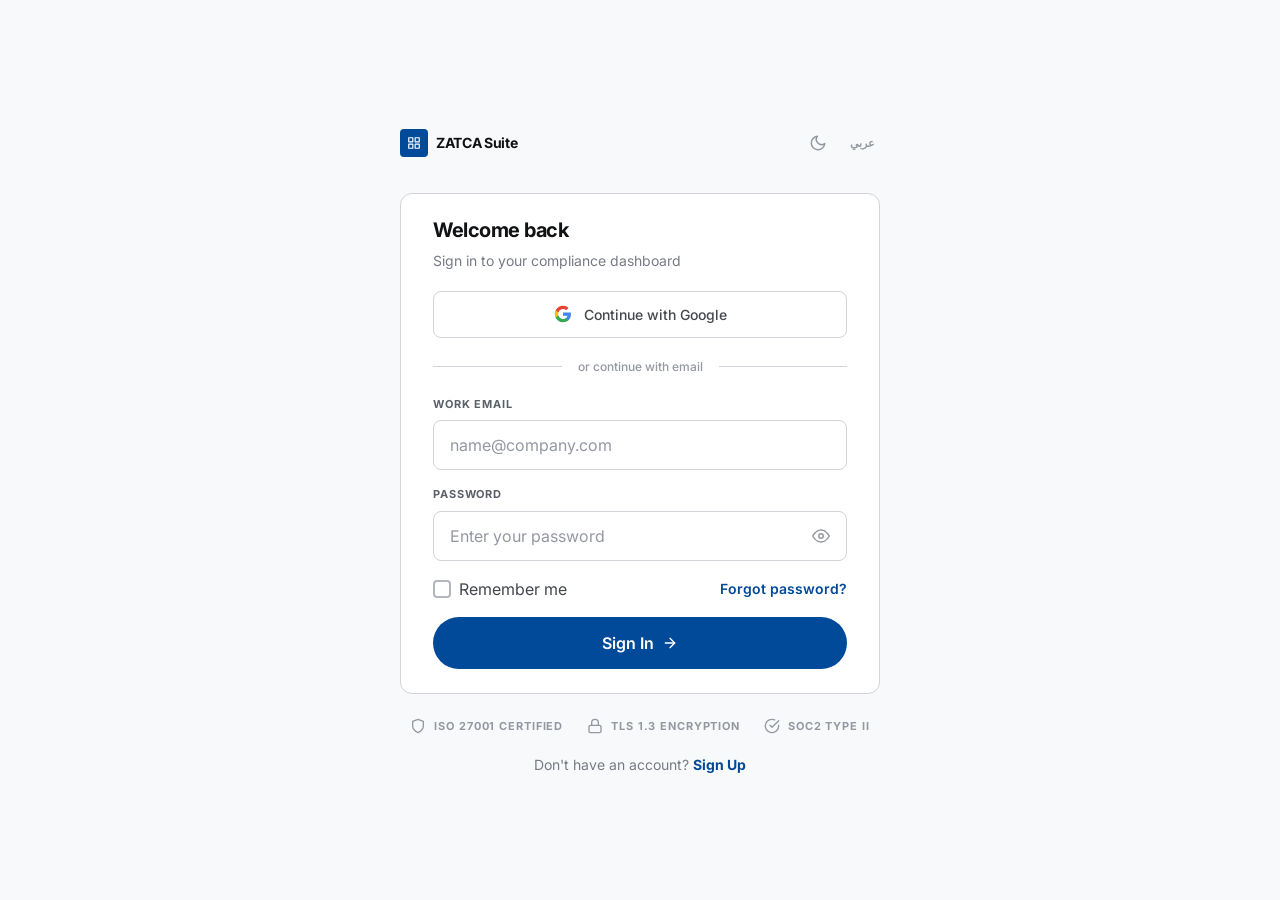
<file: login.html>
<!DOCTYPE html>
<html lang="en" dir="ltr">
<head>
  <meta charset="UTF-8">
  <meta name="viewport" content="width=device-width, initial-scale=1.0, viewport-fit=cover">
  <meta name="robots" content="noindex, nofollow">

  <title>Log In — ZATCA Suite</title>
  <meta name="description" content="Log in to your ZATCA Suite compliance dashboard.">
  <meta name="theme-color" content="#004A99">
  <link rel="icon" type="image/svg+xml" href="icons/favicon.svg">

  <script>document.documentElement.setAttribute('data-theme', localStorage.getItem('zatca-theme') || 'light');</script>

  <link rel="preconnect" href="https://fonts.googleapis.com">
  <link rel="preconnect" href="https://fonts.gstatic.com" crossorigin>
  <link rel="stylesheet" href="https://fonts.googleapis.com/css2?family=Inter:wght@400;500;600;700;800&family=Noto+Sans+Arabic:wght@400;500;600;700&display=swap">

  <link rel="stylesheet" href="css/variables.css">
  <link rel="stylesheet" href="css/base.css">
  <link rel="stylesheet" href="css/components.css">
  <link rel="stylesheet" href="css/auth.css">
  <link rel="stylesheet" href="css/theme-dark.css">
  <link rel="stylesheet" href="css/rtl.css">
  <link rel="stylesheet" href="css/utilities.css">
</head>

<body>

  <div class="auth">
    <div class="auth__container">

      <!-- Top Bar -->
      <div class="auth__topbar">
        <a href="index.html" class="auth__topbar-logo" aria-label="ZATCA Suite — Home">
          <div class="auth__topbar-logo-icon" aria-hidden="true">
            <svg viewBox="0 0 24 24" fill="none" stroke="currentColor" stroke-width="2" stroke-linecap="round" stroke-linejoin="round"><rect x="3" y="3" width="7" height="7"></rect><rect x="14" y="3" width="7" height="7"></rect><rect x="3" y="14" width="7" height="7"></rect><rect x="14" y="14" width="7" height="7"></rect></svg>
          </div>
          <span class="auth__topbar-logo-text">ZATCA Suite</span>
        </a>
        <div class="auth__controls">
          <button type="button" class="auth__control-btn" data-theme-toggle aria-label="Toggle theme" onclick="Theme.toggle()">
            <svg viewBox="0 0 24 24" fill="none" stroke="currentColor" stroke-width="2" stroke-linecap="round" stroke-linejoin="round"><path d="M21 12.79A9 9 0 1 1 11.21 3 7 7 0 0 0 21 12.79z"></path></svg>
          </button>
          <button type="button" class="auth__control-btn" onclick="I18n.toggle()" aria-label="Switch language" style="font-size: var(--font-size-overline); font-weight: var(--font-weight-bold);" data-i18n="ctrl.lang">عربي</button>
        </div>
      </div>

      <!-- Form Card -->
      <div class="auth__card">
        <div class="auth__card-header">
          <h1 class="auth__card-title" data-i18n="auth.loginTitle">Welcome back</h1>
          <p class="auth__card-subtitle" data-i18n="auth.loginSubtitle">Sign in to your compliance dashboard</p>
        </div>

        <form class="auth__form" action="dashboard.html" method="GET" onsubmit="window.location.href='dashboard.html'; return false;">

          <!-- Google -->
          <button type="button" class="auth__social-btn" onclick="window.location.href='dashboard.html'">
            <svg viewBox="0 0 24 24" width="18" height="18"><path d="M22.56 12.25c0-.78-.07-1.53-.2-2.25H12v4.26h5.92a5.06 5.06 0 0 1-2.2 3.32v2.77h3.57c2.08-1.92 3.28-4.74 3.28-8.1z" fill="#4285F4"/><path d="M12 23c2.97 0 5.46-.98 7.28-2.66l-3.57-2.77c-.98.66-2.23 1.06-3.71 1.06-2.86 0-5.29-1.93-6.16-4.53H2.18v2.84C3.99 20.53 7.7 23 12 23z" fill="#34A853"/><path d="M5.84 14.09c-.22-.66-.35-1.36-.35-2.09s.13-1.43.35-2.09V7.07H2.18C1.43 8.55 1 10.22 1 12s.43 3.45 1.18 4.93l2.85-2.22.81-.62z" fill="#FBBC05"/><path d="M12 5.38c1.62 0 3.06.56 4.21 1.64l3.15-3.15C17.45 2.09 14.97 1 12 1 7.7 1 3.99 3.47 2.18 7.07l3.66 2.84c.87-2.6 3.3-4.53 6.16-4.53z" fill="#EA4335"/></svg>
            <span data-i18n="auth.google">Continue with Google</span>
          </button>

          <!-- Divider -->
          <div class="auth__divider">
            <span class="auth__divider-text" data-i18n="auth.orDivider">or continue with email</span>
          </div>

          <!-- Email -->
          <div class="form-group">
            <label class="form-label" for="login-email" data-i18n="auth.workEmailLabel">Work Email</label>
            <input class="input" type="email" id="login-email" data-i18n-placeholder="auth.emailPlaceholder" placeholder="name@company.com" required autocomplete="email">
          </div>

          <!-- Password -->
          <div class="form-group">
            <label class="form-label" for="login-password" data-i18n="auth.passwordLabel">Password</label>
            <div class="auth__password-field">
              <input class="input" type="password" id="login-password" data-i18n-placeholder="auth.passwordPlaceholder" placeholder="Enter your password" required autocomplete="current-password">
              <button type="button" class="auth__password-toggle" aria-label="Show password" onclick="this.previousElementSibling.type = this.previousElementSibling.type === 'password' ? 'text' : 'password'">
                <svg viewBox="0 0 24 24" fill="none" stroke="currentColor" stroke-width="2" stroke-linecap="round" stroke-linejoin="round"><path d="M1 12s4-8 11-8 11 8 11 8-4 8-11 8-11-8-11-8z"></path><circle cx="12" cy="12" r="3"></circle></svg>
              </button>
            </div>
          </div>

          <!-- Remember + Forgot -->
          <div class="auth__options-row">
            <label class="checkbox">
              <input type="checkbox" class="checkbox__input" name="remember">
              <span data-i18n="auth.rememberMe">Remember me</span>
            </label>
            <a href="#" class="auth__forgot-link" data-i18n="auth.forgotPassword">Forgot password?</a>
          </div>

          <!-- Submit -->
          <button type="submit" class="auth__submit">
            <span data-i18n="auth.loginBtn">Sign In</span>
            <svg viewBox="0 0 24 24" fill="none" stroke="currentColor" stroke-width="2" stroke-linecap="round" stroke-linejoin="round" aria-hidden="true"><line x1="5" y1="12" x2="19" y2="12"></line><polyline points="12 5 19 12 12 19"></polyline></svg>
          </button>

        </form>
      </div>

      <!-- Trust Badges -->
      <div class="auth__trust">
        <div class="auth__trust-item">
          <svg viewBox="0 0 24 24" fill="none" stroke="currentColor" stroke-width="2" stroke-linecap="round" stroke-linejoin="round" aria-hidden="true"><path d="M12 22s8-4 8-10V5l-8-3-8 3v7c0 6 8 10 8 10z"></path></svg>
          <span>ISO 27001 Certified</span>
        </div>
        <div class="auth__trust-item">
          <svg viewBox="0 0 24 24" fill="none" stroke="currentColor" stroke-width="2" stroke-linecap="round" stroke-linejoin="round" aria-hidden="true"><rect x="3" y="11" width="18" height="11" rx="2" ry="2"></rect><path d="M7 11V7a5 5 0 0 1 10 0v4"></path></svg>
          <span>TLS 1.3 Encryption</span>
        </div>
        <div class="auth__trust-item">
          <svg viewBox="0 0 24 24" fill="none" stroke="currentColor" stroke-width="2" stroke-linecap="round" stroke-linejoin="round" aria-hidden="true"><path d="M22 11.08V12a10 10 0 1 1-5.93-9.14"></path><polyline points="22 4 12 14.01 9 11.01"></polyline></svg>
          <span>SOC2 Type II</span>
        </div>
      </div>

      <!-- Alt Link -->
      <p class="auth__alt">
        <span data-i18n="auth.noAccount">Don't have an account?</span>
        <a href="signup.html" data-i18n="auth.signUpLink">Sign Up</a>
      </p>

    </div>
  </div>

  <script src="js/theme.js" defer></script>
  <script src="js/i18n.js" defer></script>
  <script src="js/app.js" defer></script>

</body>
</html>
</file>
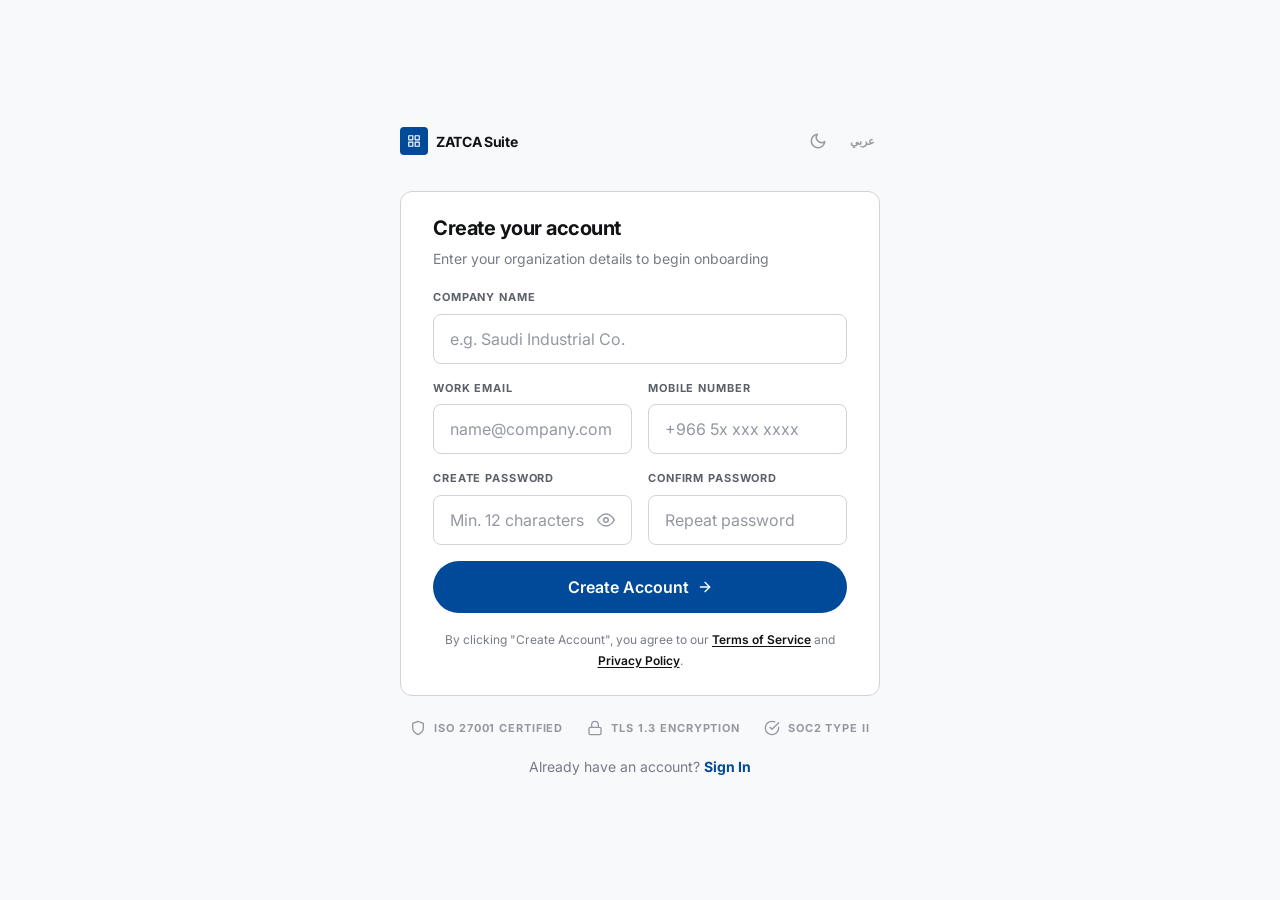
<file: signup.html>
<!DOCTYPE html>
<html lang="en" dir="ltr">
<head>
  <meta charset="UTF-8">
  <meta name="viewport" content="width=device-width, initial-scale=1.0, viewport-fit=cover">
  <meta name="robots" content="noindex, nofollow">

  <title>Sign Up — ZATCA Suite</title>
  <meta name="description" content="Create your ZATCA Suite account for e-invoicing compliance.">
  <meta name="theme-color" content="#004A99">
  <link rel="icon" type="image/svg+xml" href="icons/favicon.svg">

  <script>document.documentElement.setAttribute('data-theme', localStorage.getItem('zatca-theme') || 'light');</script>

  <link rel="preconnect" href="https://fonts.googleapis.com">
  <link rel="preconnect" href="https://fonts.gstatic.com" crossorigin>
  <link rel="stylesheet" href="https://fonts.googleapis.com/css2?family=Inter:wght@400;500;600;700;800&family=Noto+Sans+Arabic:wght@400;500;600;700&display=swap">

  <link rel="stylesheet" href="css/variables.css">
  <link rel="stylesheet" href="css/base.css">
  <link rel="stylesheet" href="css/components.css">
  <link rel="stylesheet" href="css/auth.css">
  <link rel="stylesheet" href="css/theme-dark.css">
  <link rel="stylesheet" href="css/rtl.css">
  <link rel="stylesheet" href="css/utilities.css">
</head>

<body>

  <div class="auth">
    <div class="auth__container">

      <!-- Top Bar -->
      <div class="auth__topbar">
        <a href="index.html" class="auth__topbar-logo" aria-label="ZATCA Suite — Home">
          <div class="auth__topbar-logo-icon" aria-hidden="true">
            <svg viewBox="0 0 24 24" fill="none" stroke="currentColor" stroke-width="2" stroke-linecap="round" stroke-linejoin="round"><rect x="3" y="3" width="7" height="7"></rect><rect x="14" y="3" width="7" height="7"></rect><rect x="3" y="14" width="7" height="7"></rect><rect x="14" y="14" width="7" height="7"></rect></svg>
          </div>
          <span class="auth__topbar-logo-text">ZATCA Suite</span>
        </a>
        <div class="auth__controls">
          <button type="button" class="auth__control-btn" data-theme-toggle aria-label="Toggle theme" onclick="Theme.toggle()">
            <svg viewBox="0 0 24 24" fill="none" stroke="currentColor" stroke-width="2" stroke-linecap="round" stroke-linejoin="round"><path d="M21 12.79A9 9 0 1 1 11.21 3 7 7 0 0 0 21 12.79z"></path></svg>
          </button>
          <button type="button" class="auth__control-btn" onclick="I18n.toggle()" aria-label="Switch language" style="font-size: var(--font-size-overline); font-weight: var(--font-weight-bold);" data-i18n="ctrl.lang">عربي</button>
        </div>
      </div>

      <!-- Form Card -->
      <div class="auth__card">
        <div class="auth__card-header">
          <h1 class="auth__card-title" data-i18n="auth.signupTitle">Create your account</h1>
          <p class="auth__card-subtitle" data-i18n="auth.signupSubtitle">Enter your organization details to begin onboarding</p>
        </div>

        <form class="auth__form" action="dashboard.html" method="GET" onsubmit="window.location.href='dashboard.html'; return false;">

          <!-- Company Name -->
          <div class="form-group">
            <label class="form-label" for="signup-company" data-i18n="auth.companyLabel">Company Name</label>
            <input class="input" type="text" id="signup-company" data-i18n-placeholder="auth.companyPlaceholder" placeholder="e.g. Saudi Industrial Co." required autocomplete="organization">
          </div>

          <!-- Email + Mobile -->
          <div class="auth__form-row">
            <div class="form-group">
              <label class="form-label" for="signup-email" data-i18n="auth.workEmailLabel">Work Email</label>
              <input class="input" type="email" id="signup-email" data-i18n-placeholder="auth.emailPlaceholder" placeholder="name@company.com" required autocomplete="email">
            </div>
            <div class="form-group">
              <label class="form-label" for="signup-mobile" data-i18n="auth.mobileLabel">Mobile Number</label>
              <input class="input" type="tel" id="signup-mobile" data-i18n-placeholder="auth.mobilePlaceholder" placeholder="+966 5x xxx xxxx" required autocomplete="tel">
            </div>
          </div>

          <!-- Passwords Row -->
          <div class="auth__form-row">
            <div class="form-group">
              <label class="form-label" for="signup-password" data-i18n="auth.createPasswordLabel">Create Password</label>
              <div class="auth__password-field">
                <input class="input" type="password" id="signup-password" data-i18n-placeholder="auth.createPasswordPlaceholder" placeholder="Min. 12 characters" required autocomplete="new-password" minlength="12">
                <button type="button" class="auth__password-toggle" aria-label="Show password" onclick="this.previousElementSibling.type = this.previousElementSibling.type === 'password' ? 'text' : 'password'">
                  <svg viewBox="0 0 24 24" fill="none" stroke="currentColor" stroke-width="2" stroke-linecap="round" stroke-linejoin="round"><path d="M1 12s4-8 11-8 11 8 11 8-4 8-11 8-11-8-11-8z"></path><circle cx="12" cy="12" r="3"></circle></svg>
                </button>
              </div>
            </div>
            <div class="form-group">
              <label class="form-label" for="signup-confirm" data-i18n="auth.confirmPasswordLabel">Confirm Password</label>
              <input class="input" type="password" id="signup-confirm" data-i18n-placeholder="auth.confirmPasswordPlaceholder" placeholder="Repeat password" required autocomplete="new-password">
            </div>
          </div>

          <!-- Submit -->
          <button type="submit" class="auth__submit">
            <span data-i18n="auth.signupBtn">Create Account</span>
            <svg viewBox="0 0 24 24" fill="none" stroke="currentColor" stroke-width="2" stroke-linecap="round" stroke-linejoin="round" aria-hidden="true"><line x1="5" y1="12" x2="19" y2="12"></line><polyline points="12 5 19 12 12 19"></polyline></svg>
          </button>

          <!-- Terms -->
          <p class="auth__terms">
            <span data-i18n="auth.termsPrefix">By clicking "Create Account", you agree to our</span>
            <a href="#" data-i18n="auth.termsLink">Terms of Service</a>
            <span data-i18n="auth.termsAnd">and</span>
            <a href="#" data-i18n="auth.privacyLink">Privacy Policy</a>.
          </p>

        </form>
      </div>

      <!-- Trust Badges -->
      <div class="auth__trust">
        <div class="auth__trust-item">
          <svg viewBox="0 0 24 24" fill="none" stroke="currentColor" stroke-width="2" stroke-linecap="round" stroke-linejoin="round" aria-hidden="true"><path d="M12 22s8-4 8-10V5l-8-3-8 3v7c0 6 8 10 8 10z"></path></svg>
          <span>ISO 27001 Certified</span>
        </div>
        <div class="auth__trust-item">
          <svg viewBox="0 0 24 24" fill="none" stroke="currentColor" stroke-width="2" stroke-linecap="round" stroke-linejoin="round" aria-hidden="true"><rect x="3" y="11" width="18" height="11" rx="2" ry="2"></rect><path d="M7 11V7a5 5 0 0 1 10 0v4"></path></svg>
          <span>TLS 1.3 Encryption</span>
        </div>
        <div class="auth__trust-item">
          <svg viewBox="0 0 24 24" fill="none" stroke="currentColor" stroke-width="2" stroke-linecap="round" stroke-linejoin="round" aria-hidden="true"><path d="M22 11.08V12a10 10 0 1 1-5.93-9.14"></path><polyline points="22 4 12 14.01 9 11.01"></polyline></svg>
          <span>SOC2 Type II</span>
        </div>
      </div>

      <!-- Alt Link -->
      <p class="auth__alt">
        <span data-i18n="auth.hasAccount">Already have an account?</span>
        <a href="login.html" data-i18n="auth.signInLink">Sign In</a>
      </p>

    </div>
  </div>

  <script src="js/theme.js" defer></script>
  <script src="js/i18n.js" defer></script>
  <script src="js/app.js" defer></script>

</body>
</html>
</file>
<file: css/variables.css>
/* ================================================================
 *  ZATCA Design System — Design Tokens
 * ================================================================
 *  Single source of truth for every visual decision.
 *  Change a value HERE and it propagates everywhere.
 *
 *  Naming convention:
 *    --{category}-{property}-{variant}
 *    e.g. --color-primary-700, --font-size-body-sm
 * ================================================================ */

:root {

  /* ================================================================
   *  FONTS
   * ================================================================
   *  To swap the entire typeface:
   *    1. Update the Google Fonts <link> in index.html
   *    2. Change the font-family values below
   *  Everything else adapts automatically.
   * ================================================================ */

  --font-family-primary:  'Inter', -apple-system, BlinkMacSystemFont, 'Segoe UI', Roboto, Oxygen, Ubuntu, sans-serif;
  --font-family-heading:  var(--font-family-primary);
  --font-family-body:     var(--font-family-primary);
  --font-family-mono:     'JetBrains Mono', 'Fira Code', 'Cascadia Code', 'Consolas', monospace;

  /* Font Weights */
  --font-weight-light:    300;
  --font-weight-regular:  400;
  --font-weight-medium:   500;
  --font-weight-semibold: 600;
  --font-weight-bold:     700;
  --font-weight-extrabold:800;

  /* Font Sizes — fluid with clamp() for responsive scaling */
  --font-size-display:    clamp(2.5rem, 4vw + 1rem, 3.75rem);  /* 40–60px */
  --font-size-h1:         clamp(2rem, 3vw + 0.75rem, 3rem);    /* 32–48px */
  --font-size-h2:         clamp(1.5rem, 2.5vw + 0.5rem, 2.25rem);
  --font-size-h3:         clamp(1.25rem, 2vw + 0.25rem, 1.75rem);
  --font-size-h4:         1.25rem;
  --font-size-body-lg:    1.125rem;
  --font-size-body:       1rem;
  --font-size-body-sm:    0.875rem;
  --font-size-caption:    0.75rem;
  --font-size-overline:   0.6875rem;
  --font-size-micro:      0.625rem;

  /* Line Heights */
  --line-height-none:     1;
  --line-height-tight:    1.2;
  --line-height-snug:     1.35;
  --line-height-normal:   1.5;
  --line-height-relaxed:  1.75;

  /* Letter Spacing */
  --letter-spacing-tight:  -0.025em;
  --letter-spacing-normal:  0;
  --letter-spacing-wide:    0.04em;
  --letter-spacing-wider:   0.08em;
  --letter-spacing-widest:  0.12em;


  /* ================================================================
   *  COLORS
   * ================================================================ */

  /* Primary — #004A99 base */
  --color-primary-900:    #002d5e;
  --color-primary-800:    #003a7a;
  --color-primary-700:    #004A99;
  --color-primary-600:    #1a5ea8;
  --color-primary-500:    #3372b7;
  --color-primary-400:    #6699cc;
  --color-primary-300:    #99bbdd;
  --color-primary-200:    #c2d7eb;
  --color-primary-100:    #e0ebf5;
  --color-primary-50:     #f0f5fa;

  /* Secondary — #546E7A base */
  --color-secondary-900:  #2c3e47;
  --color-secondary-800:  #3d5560;
  --color-secondary-700:  #546E7A;
  --color-secondary-600:  #6a8491;
  --color-secondary-500:  #839aa5;
  --color-secondary-400:  #9db1ba;
  --color-secondary-300:  #b7c7cf;
  --color-secondary-200:  #d3dee3;
  --color-secondary-100:  #e9eff1;
  --color-secondary-50:   #f4f7f8;

  /* Tertiary / Success — #2E7D32 base */
  --color-tertiary-900:   #1a4d1e;
  --color-tertiary-800:   #236528;
  --color-tertiary-700:   #2E7D32;
  --color-tertiary-600:   #43a047;
  --color-tertiary-500:   #5cb85f;
  --color-tertiary-400:   #81c784;
  --color-tertiary-300:   #a5d6a7;
  --color-tertiary-200:   #c8e6c9;
  --color-tertiary-100:   #e8f5e9;
  --color-tertiary-50:    #f1faf2;

  /* Neutral */
  --color-neutral-950:    #111214;
  --color-neutral-900:    #1a1c1e;
  --color-neutral-800:    #2d2f33;
  --color-neutral-700:    #44474d;
  --color-neutral-600:    #5c6069;
  --color-neutral-500:    #777b85;
  --color-neutral-400:    #9498a1;
  --color-neutral-300:    #b3b6bd;
  --color-neutral-200:    #d1d3d8;
  --color-neutral-100:    #e8e9ec;
  --color-neutral-50:     #F8F9FA;
  --color-white:          #ffffff;
  --color-white-const:    #ffffff;
  --color-black-const:    #111214;
  --color-surface:        #ffffff;
  --color-surface-raised: #ffffff;

  /* Semantic */
  --color-danger-700:     #c62828;
  --color-danger-600:     #d32f2f;
  --color-danger-100:     #fde8e8;
  --color-danger-50:      #fef5f5;
  --color-warning-700:    #f57f17;
  --color-warning-600:    #f9a825;
  --color-warning-100:    #fff8e1;
  --color-warning-50:     #fffde7;
  --color-info-700:       #0277bd;
  --color-info-600:       #0288d1;
  --color-info-100:       #e1f5fe;
  --color-info-50:        #f0faff;
  --color-purple-700:     #7c3aed;
  --color-purple-100:     #ede9fe;
  --color-purple-50:      #f5f3ff;


  /* ================================================================
   *  SPACING — 4px base grid
   * ================================================================ */

  --space-0:    0;
  --space-px:   1px;
  --space-0-5:  0.125rem;  /*  2px */
  --space-1:    0.25rem;   /*  4px */
  --space-1-5:  0.375rem;  /*  6px */
  --space-2:    0.5rem;    /*  8px */
  --space-2-5:  0.625rem;  /* 10px */
  --space-3:    0.75rem;   /* 12px */
  --space-3-5:  0.875rem;  /* 14px */
  --space-4:    1rem;      /* 16px */
  --space-5:    1.25rem;   /* 20px */
  --space-6:    1.5rem;    /* 24px */
  --space-8:    2rem;      /* 32px */
  --space-10:   2.5rem;    /* 40px */
  --space-12:   3rem;      /* 48px */
  --space-14:   3.5rem;    /* 56px */
  --space-16:   4rem;      /* 64px */
  --space-20:   5rem;      /* 80px */
  --space-24:   6rem;      /* 96px */
  --space-32:   8rem;      /* 128px */


  /* ================================================================
   *  LAYOUT
   * ================================================================ */

  --container-sm:         640px;
  --container-md:         768px;
  --container-lg:         1024px;
  --container-xl:         1200px;
  --container-2xl:        1400px;
  --container-padding:    var(--space-6);

  --navbar-height:        72px;
  --sidebar-width:        260px;
  --sidebar-width-collapsed: 72px;

  /* Icon Sizes */
  --icon-xs:              14px;
  --icon-sm:              16px;
  --icon-md:              18px;
  --icon-lg:              20px;
  --icon-xl:              28px;
  --icon-2xl:             36px;
  --icon-3xl:             40px;

  /* Component Sizes */
  --avatar-sm:            32px;
  --avatar-md:            36px;
  --avatar-lg:            56px;
  --avatar-xl:            72px;
  --btn-icon-sm:          32px;
  --btn-icon-md:          36px;
  --btn-icon-lg:          40px;
  --btn-icon-xl:          48px;
  --toggle-width:         44px;
  --toggle-height:        24px;
  --toggle-thumb:         20px;
  --dot-sm:               6px;
  --dot-md:               7px;
  --dot-lg:               8px;
  --chart-height:         180px;
  --compliance-badge:     130px;
  --search-max-width:     400px;
  --table-min-width:      700px;

  /* Opacity */
  --opacity-disabled:     0.5;
  --opacity-hover:        0.6;
  --opacity-overlay:      0.4;

  /* Blur */
  --blur-sm:              2px;
  --blur-md:              4px;


  /* ================================================================
   *  BORDERS & RADIUS
   * ================================================================ */

  --radius-xs:            2px;
  --radius-sm:            4px;
  --radius-md:            8px;
  --radius-lg:            12px;
  --radius-xl:            16px;
  --radius-2xl:           24px;
  --radius-full:          9999px;

  --border-width-thin:    1px;
  --border-width-medium:  2px;
  --border-color:         var(--color-neutral-200);


  /* ================================================================
   *  SHADOWS
   * ================================================================ */

  --shadow-xs:   0 1px 2px rgba(0, 0, 0, 0.04);
  --shadow-sm:   0 1px 3px rgba(0, 0, 0, 0.06),
                 0 1px 2px rgba(0, 0, 0, 0.04);
  --shadow-md:   0 4px 6px rgba(0, 0, 0, 0.06),
                 0 2px 4px rgba(0, 0, 0, 0.04);
  --shadow-lg:   0 10px 15px rgba(0, 0, 0, 0.06),
                 0 4px 6px rgba(0, 0, 0, 0.03);
  --shadow-xl:   0 20px 25px rgba(0, 0, 0, 0.08),
                 0 8px 10px rgba(0, 0, 0, 0.03);
  --shadow-2xl:  0 25px 50px rgba(0, 0, 0, 0.12);

  --shadow-inner: inset 0 2px 4px rgba(0, 0, 0, 0.04);


  /* ================================================================
   *  MOTION
   * ================================================================ */

  --ease-default:         cubic-bezier(0.4, 0, 0.2, 1);
  --ease-in:              cubic-bezier(0.4, 0, 1, 1);
  --ease-out:             cubic-bezier(0, 0, 0.2, 1);
  --ease-in-out:          cubic-bezier(0.4, 0, 0.2, 1);
  --ease-bounce:          cubic-bezier(0.34, 1.56, 0.64, 1);

  --duration-instant:     50ms;
  --duration-fast:        150ms;
  --duration-base:        250ms;
  --duration-slow:        400ms;
  --duration-slower:      600ms;


  /* ================================================================
   *  Z-INDEX SCALE
   * ================================================================ */

  --z-base:               1;
  --z-dropdown:           100;
  --z-sticky:             200;
  --z-navbar:             1000;
  --z-overlay:            1100;
  --z-modal:              1200;
  --z-toast:              1300;
  --z-tooltip:            1400;
}


/* ================================================================
 *  REDUCED MOTION — respect user preference
 * ================================================================ */
@media (prefers-reduced-motion: reduce) {
  :root {
    --duration-instant:   0ms;
    --duration-fast:      0ms;
    --duration-base:      0ms;
    --duration-slow:      0ms;
    --duration-slower:    0ms;
  }
}
</file>
<file: css/base.css>
/* ================================================================
 *  ZATCA — Base & Reset
 * ================================================================
 *  Modern CSS reset + foundational element styles.
 *  No classes here — only bare element selectors.
 * ================================================================ */


/* ---- Box Model Reset ---- */

*,
*::before,
*::after {
  margin: 0;
  padding: 0;
  box-sizing: border-box;
}


/* ---- Document ---- */

html {
  font-size: 100%;
  scroll-behavior: smooth;
  text-size-adjust: 100%;
  -webkit-font-smoothing: antialiased;
  -moz-osx-font-smoothing: grayscale;
  hanging-punctuation: first last;
  scrollbar-color: var(--color-primary-700) transparent;
  scrollbar-width: thin;
}


/* ---- Scrollbar (Webkit) ---- */

::-webkit-scrollbar {
  width: 14px;
  height: 14px;
}

::-webkit-scrollbar-track {
  background: transparent;
}

::-webkit-scrollbar-thumb {
  background-color: var(--color-primary-700);
  border-radius: var(--radius-full);
}

::-webkit-scrollbar-thumb:hover {
  background-color: var(--color-primary-800);
}

body {
  font-family: var(--font-family-body);
  font-size: var(--font-size-body);
  font-weight: var(--font-weight-regular);
  line-height: var(--line-height-normal);
  color: var(--color-neutral-900);
  background-color: var(--color-white);
  min-height: 100dvh;
  display: flex;
  flex-direction: column;
  animation: fadeIn var(--duration-base) var(--ease-out);
}

@keyframes fadeIn {
  from { opacity: 0; }
  to   { opacity: 1; }
}

main {
  flex: 1 0 auto;
}


/* ---- Typography ---- */

h1, h2, h3, h4, h5, h6 {
  font-family: var(--font-family-heading);
  font-weight: var(--font-weight-bold);
  line-height: var(--line-height-tight);
  letter-spacing: var(--letter-spacing-tight);
  color: var(--color-neutral-950);
  text-wrap: balance;
}

h1 { font-size: var(--font-size-h1); }
h2 { font-size: var(--font-size-h2); }
h3 { font-size: var(--font-size-h3); }
h4 { font-size: var(--font-size-h4); }

p {
  color: var(--color-neutral-700);
  text-wrap: pretty;
}

p:not(:last-child) {
  margin-bottom: var(--space-4);
}

strong, b {
  font-weight: var(--font-weight-semibold);
}

small {
  font-size: var(--font-size-body-sm);
}


/* ---- Links ---- */

a {
  color: var(--color-primary-700);
  text-decoration: none;
  transition: color var(--duration-fast) var(--ease-default);
}

a:hover  { color: var(--color-primary-800); }
a:active { color: var(--color-primary-900); }


/* ---- Media ---- */

img, svg, video, canvas {
  display: block;
  max-width: 100%;
  height: auto;
}


/* ---- Lists ---- */

ul, ol {
  list-style: none;
}


/* ---- Forms ---- */

button {
  cursor: pointer;
  font: inherit;
  color: inherit;
  border: none;
  background: none;
}

input, textarea, select {
  font: inherit;
  color: inherit;
}

fieldset {
  border: none;
}


/* ---- Tables ---- */

table {
  border-collapse: collapse;
  border-spacing: 0;
}


/* ---- Focus ---- */

:focus-visible {
  outline: 2px solid var(--color-primary-500);
  outline-offset: 2px;
  border-radius: var(--radius-sm);
}


/* ================================================================
 *  Layout Utilities
 * ================================================================ */

.container {
  width: 100%;
  max-width: var(--container-xl);
  margin-inline: auto;
  padding-inline: var(--container-padding);
}

.container--narrow { max-width: var(--container-lg); }
.container--wide   { max-width: var(--container-2xl); }

.section         { padding-block: var(--space-20); }
.section--sm     { padding-block: var(--space-12); }
.section--lg     { padding-block: var(--space-24); }

.sr-only {
  position: absolute;
  width: 1px;
  height: 1px;
  padding: 0;
  margin: -1px;
  overflow: hidden;
  clip: rect(0, 0, 0, 0);
  white-space: nowrap;
  border: 0;
}
</file>
<file: css/components.css>
/* ================================================================
 *  ZATCA — Reusable UI Components
 * ================================================================
 *  Every component is self-contained, follows BEM, and is built
 *  entirely from design tokens (variables.css).
 *
 *  Usage: compose pages by combining these building blocks.
 *  No component should depend on another — they are independent.
 *
 *  Table of Contents:
 *    1.  Buttons
 *    2.  Icon Buttons
 *    3.  Button Groups
 *    4.  Badges
 *    5.  Cards
 *    6.  Form — Inputs
 *    7.  Form — Select
 *    8.  Form — Textarea
 *    9.  Form — Checkbox & Radio
 *    10. Form — Toggle Switch
 *    11. Form — Group (label + input + helper)
 *    12. Search Box
 *    13. Section Header
 *    14. Alert / Notification
 *    15. Avatar
 *    16. Tabs
 *    17. Tag
 *    18. Tooltip
 *    19. Progress Bar
 *    20. Skeleton Loader
 *    21. Divider
 *    22. Overlay
 * ================================================================ */


/* ================================================================
 *  1. BUTTONS
 * ================================================================ */

.btn {
  display: inline-flex;
  align-items: center;
  justify-content: center;
  gap: var(--space-2);
  padding: var(--space-3) var(--space-6);
  font-family: var(--font-family-body);
  font-weight: var(--font-weight-semibold);
  font-size: var(--font-size-body-sm);
  line-height: 1;
  letter-spacing: var(--letter-spacing-wide);
  border: var(--border-width-medium) solid transparent;
  border-radius: var(--radius-md);
  cursor: pointer;
  white-space: nowrap;
  text-decoration: none;
  user-select: none;
  transition:
    background-color var(--duration-fast) var(--ease-default),
    border-color     var(--duration-fast) var(--ease-default),
    color            var(--duration-fast) var(--ease-default),
    box-shadow       var(--duration-fast) var(--ease-default);
}

.btn:active { transform: translateY(1px); }

.btn--primary {
  background-color: var(--color-primary-700);
  border-color: var(--color-primary-700);
  color: var(--color-white-const);
}
.btn--primary:hover {
  background-color: var(--color-primary-800);
  border-color: var(--color-primary-800);
  color: var(--color-white-const);
  box-shadow: var(--shadow-md);
}

.btn--secondary {
  background-color: transparent;
  border-color: var(--color-neutral-300);
  color: var(--color-neutral-700);
}
.btn--secondary:hover {
  border-color: var(--color-primary-700);
  color: var(--color-primary-700);
}

.btn--outlined {
  background-color: transparent;
  border-color: var(--color-primary-700);
  color: var(--color-primary-700);
}
.btn--outlined:hover {
  background-color: var(--color-primary-700);
  color: var(--color-white-const);
}

.btn--inverted {
  background-color: var(--color-neutral-950);
  border-color: var(--color-neutral-950);
  color: var(--color-white-const);
}
.btn--inverted:hover {
  background-color: var(--color-neutral-800);
  border-color: var(--color-neutral-800);
}

.btn--ghost {
  background: transparent;
  color: var(--color-neutral-700);
}
.btn--ghost:hover {
  color: var(--color-primary-700);
  background-color: var(--color-primary-50);
}

.btn--danger {
  background-color: var(--color-danger-600);
  border-color: var(--color-danger-600);
  color: var(--color-white-const);
}
.btn--danger:hover {
  background-color: var(--color-danger-700);
  border-color: var(--color-danger-700);
  box-shadow: var(--shadow-md);
}

.btn--success {
  background-color: var(--color-tertiary-700);
  border-color: var(--color-tertiary-700);
  color: var(--color-white-const);
}
.btn--success:hover {
  background-color: var(--color-tertiary-800);
  border-color: var(--color-tertiary-800);
  box-shadow: var(--shadow-md);
}

/* Sizes */
.btn--lg {
  padding: var(--space-4) var(--space-8);
  font-size: var(--font-size-body);
}

.btn--sm {
  padding: var(--space-2) var(--space-4);
  font-size: var(--font-size-caption);
}

.btn--full { width: 100%; }

/* States */
.btn:disabled,
.btn[aria-disabled="true"] {
  opacity: 0.5;
  pointer-events: none;
}

.btn.is-loading {
  position: relative;
  color: transparent;
  pointer-events: none;
}

.btn.is-loading::after {
  content: '';
  position: absolute;
  width: 16px;
  height: 16px;
  border: var(--border-width-medium) solid currentColor;
  border-right-color: transparent;
  border-radius: var(--radius-full);
  animation: spin 0.6s linear infinite;
}

@keyframes spin {
  to { transform: rotate(360deg); }
}


/* ================================================================
 *  2. ICON BUTTONS
 * ================================================================ */

.icon-btn {
  display: inline-flex;
  align-items: center;
  justify-content: center;
  width: 40px;
  height: 40px;
  border: none;
  border-radius: var(--radius-md);
  background: transparent;
  color: var(--color-neutral-600);
  cursor: pointer;
  transition:
    background-color var(--duration-fast) var(--ease-default),
    color            var(--duration-fast) var(--ease-default);
}

.icon-btn:hover {
  background-color: var(--color-neutral-50);
  color: var(--color-neutral-900);
}

.icon-btn--sm { width: 32px; height: 32px; }
.icon-btn--lg { width: 48px; height: 48px; }

.icon-btn--primary:hover {
  background-color: var(--color-primary-50);
  color: var(--color-primary-700);
}

.icon-btn--danger:hover {
  background-color: var(--color-danger-50);
  color: var(--color-danger-600);
}


/* ================================================================
 *  3. BUTTON GROUPS
 * ================================================================ */

.btn-group {
  display: inline-flex;
}

.btn-group > .btn {
  border-radius: 0;
}

.btn-group > .btn:first-child {
  border-radius: var(--radius-md) 0 0 var(--radius-md);
}

.btn-group > .btn:last-child {
  border-radius: 0 var(--radius-md) var(--radius-md) 0;
}

.btn-group > .btn + .btn {
  margin-left: calc(-1 * var(--border-width-medium));
}


/* ================================================================
 *  4. BADGES
 * ================================================================ */

.badge {
  display: inline-flex;
  align-items: center;
  gap: var(--space-1);
  padding: var(--space-1) var(--space-3);
  font-family: var(--font-family-body);
  font-size: var(--font-size-caption);
  font-weight: var(--font-weight-medium);
  letter-spacing: var(--letter-spacing-wide);
  border-radius: var(--radius-full);
  line-height: 1.4;
  white-space: nowrap;
}

.badge--primary {
  background-color: var(--color-primary-100);
  color: var(--color-primary-700);
}

.badge--success {
  background-color: var(--color-tertiary-100);
  color: var(--color-tertiary-700);
}

.badge--danger {
  background-color: var(--color-danger-100);
  color: var(--color-danger-600);
}

.badge--warning {
  background-color: var(--color-warning-100);
  color: var(--color-warning-700);
}

.badge--info {
  background-color: var(--color-info-100);
  color: var(--color-info-700);
}

.badge--neutral {
  background-color: var(--color-neutral-100);
  color: var(--color-neutral-700);
}

.badge--dot::before {
  content: '';
  width: 6px;
  height: 6px;
  border-radius: var(--radius-full);
  background-color: currentColor;
}


/* ================================================================
 *  5. CARDS
 * ================================================================ */

.card {
  background: var(--color-white);
  border: var(--border-width-thin) solid var(--border-color);
  border-radius: var(--radius-lg);
  padding: var(--space-8);
  transition: box-shadow var(--duration-base) var(--ease-default);
}

.card--interactive {
  cursor: pointer;
}

.card--interactive:hover {
  box-shadow: var(--shadow-lg);
}

.card--elevated {
  border: none;
  box-shadow: var(--shadow-md);
}

.card--elevated:hover {
  box-shadow: var(--shadow-xl);
}

.card--flat {
  border: none;
  background: var(--color-neutral-50);
}

.card__header {
  display: flex;
  align-items: center;
  justify-content: space-between;
  gap: var(--space-4);
  margin-bottom: var(--space-6);
}

.card__title {
  font-family: var(--font-family-heading);
  font-size: var(--font-size-h4);
  font-weight: var(--font-weight-semibold);
  color: var(--color-neutral-950);
}

.card__subtitle {
  font-size: var(--font-size-body-sm);
  color: var(--color-neutral-500);
  margin-top: var(--space-1);
}

.card__body {
  font-size: var(--font-size-body);
  color: var(--color-neutral-700);
}

.card__footer {
  display: flex;
  align-items: center;
  gap: var(--space-3);
  margin-top: var(--space-6);
  padding-top: var(--space-6);
  border-top: var(--border-width-thin) solid var(--border-color);
}


/* ================================================================
 *  6. FORM — INPUTS
 * ================================================================ */

.input {
  display: block;
  width: 100%;
  padding: var(--space-3) var(--space-4);
  font-family: var(--font-family-body);
  font-size: var(--font-size-body);
  font-weight: var(--font-weight-regular);
  line-height: var(--line-height-normal);
  color: var(--color-neutral-900);
  background-color: var(--color-white);
  border: var(--border-width-thin) solid var(--border-color);
  border-radius: var(--radius-md);
  outline: none;
  transition:
    border-color var(--duration-fast) var(--ease-default),
    box-shadow   var(--duration-fast) var(--ease-default);
}

.input::placeholder {
  color: var(--color-neutral-400);
  font-weight: var(--font-weight-regular);
}

.input:hover {
  border-color: var(--color-neutral-400);
}

.input:focus {
  border-color: var(--color-primary-500);
  box-shadow: 0 0 0 3px var(--color-primary-100);
}

.input--error {
  border-color: var(--color-danger-600);
}

.input--error:focus {
  border-color: var(--color-danger-600);
  box-shadow: 0 0 0 3px var(--color-danger-100);
}

.input--success {
  border-color: var(--color-tertiary-600);
}

.input--sm {
  padding: var(--space-2) var(--space-3);
  font-size: var(--font-size-body-sm);
}

.input--lg {
  padding: var(--space-4) var(--space-5);
  font-size: var(--font-size-body-lg);
}

.input:disabled {
  background-color: var(--color-neutral-50);
  color: var(--color-neutral-400);
  cursor: not-allowed;
}


/* ================================================================
 *  7. FORM — SELECT
 * ================================================================ */

.select {
  appearance: none;
  display: block;
  width: 100%;
  padding: var(--space-3) var(--space-10) var(--space-3) var(--space-4);
  font-family: var(--font-family-body);
  font-size: var(--font-size-body);
  font-weight: var(--font-weight-regular);
  color: var(--color-neutral-900);
  background-color: var(--color-white);
  background-image: url("data:image/svg+xml,%3Csvg xmlns='http://www.w3.org/2000/svg' width='16' height='16' viewBox='0 0 24 24' fill='none' stroke='%235c6069' stroke-width='2' stroke-linecap='round' stroke-linejoin='round'%3E%3Cpolyline points='6 9 12 15 18 9'%3E%3C/polyline%3E%3C/svg%3E");
  background-repeat: no-repeat;
  background-position: right var(--space-4) center;
  border: var(--border-width-thin) solid var(--border-color);
  border-radius: var(--radius-md);
  outline: none;
  cursor: pointer;
  transition:
    border-color var(--duration-fast) var(--ease-default),
    box-shadow   var(--duration-fast) var(--ease-default);
}

.select:hover { border-color: var(--color-neutral-400); }

.select:focus {
  border-color: var(--color-primary-500);
  box-shadow: 0 0 0 3px var(--color-primary-100);
}

.select:disabled {
  background-color: var(--color-neutral-50);
  color: var(--color-neutral-400);
  cursor: not-allowed;
}


/* ================================================================
 *  8. FORM — TEXTAREA
 * ================================================================ */

.textarea {
  display: block;
  width: 100%;
  min-height: 120px;
  padding: var(--space-3) var(--space-4);
  font-family: var(--font-family-body);
  font-size: var(--font-size-body);
  font-weight: var(--font-weight-regular);
  line-height: var(--line-height-normal);
  color: var(--color-neutral-900);
  background-color: var(--color-white);
  border: var(--border-width-thin) solid var(--border-color);
  border-radius: var(--radius-md);
  outline: none;
  resize: vertical;
  transition:
    border-color var(--duration-fast) var(--ease-default),
    box-shadow   var(--duration-fast) var(--ease-default);
}

.textarea::placeholder { color: var(--color-neutral-400); }
.textarea:hover        { border-color: var(--color-neutral-400); }

.textarea:focus {
  border-color: var(--color-primary-500);
  box-shadow: 0 0 0 3px var(--color-primary-100);
}


/* ================================================================
 *  9. FORM — CHECKBOX & RADIO
 * ================================================================ */

.checkbox,
.radio {
  display: inline-flex;
  align-items: center;
  gap: var(--space-2);
  cursor: pointer;
  font-family: var(--font-family-body);
  font-size: var(--font-size-body);
  color: var(--color-neutral-700);
  user-select: none;
}

.checkbox__input,
.radio__input {
  appearance: none;
  width: 18px;
  height: 18px;
  border: var(--border-width-medium) solid var(--color-neutral-300);
  background-color: var(--color-white);
  cursor: pointer;
  flex-shrink: 0;
  transition:
    background-color var(--duration-fast) var(--ease-default),
    border-color     var(--duration-fast) var(--ease-default);
}

.checkbox__input {
  border-radius: var(--radius-sm);
}

.radio__input {
  border-radius: var(--radius-full);
}

.checkbox__input:checked,
.radio__input:checked {
  background-color: var(--color-primary-700);
  border-color: var(--color-primary-700);
}

.checkbox__input:checked {
  background-image: url("data:image/svg+xml,%3Csvg xmlns='http://www.w3.org/2000/svg' width='12' height='12' viewBox='0 0 24 24' fill='none' stroke='white' stroke-width='3' stroke-linecap='round' stroke-linejoin='round'%3E%3Cpolyline points='20 6 9 17 4 12'%3E%3C/polyline%3E%3C/svg%3E");
  background-repeat: no-repeat;
  background-position: center;
}

.radio__input:checked {
  background-image: url("data:image/svg+xml,%3Ccircle xmlns='http://www.w3.org/2000/svg' cx='6' cy='6' r='3' fill='white'/%3E");
  background-repeat: no-repeat;
  background-position: center;
}

.checkbox__input:focus-visible,
.radio__input:focus-visible {
  box-shadow: 0 0 0 3px var(--color-primary-100);
}


/* ================================================================
 *  10. FORM — TOGGLE SWITCH
 * ================================================================ */

.toggle {
  display: inline-flex;
  align-items: center;
  gap: var(--space-3);
  cursor: pointer;
  font-family: var(--font-family-body);
  font-size: var(--font-size-body);
  color: var(--color-neutral-700);
  user-select: none;
}

.toggle__track {
  position: relative;
  width: 44px;
  height: 24px;
  background-color: var(--color-neutral-300);
  border-radius: var(--radius-full);
  transition: background-color var(--duration-fast) var(--ease-default);
  flex-shrink: 0;
}

.toggle__track::after {
  content: '';
  position: absolute;
  top: 2px;
  left: 2px;
  width: 20px;
  height: 20px;
  background-color: var(--color-white);
  border-radius: var(--radius-full);
  box-shadow: var(--shadow-sm);
  transition: transform var(--duration-fast) var(--ease-default);
}

.toggle__input {
  position: absolute;
  opacity: 0;
  width: 0;
  height: 0;
}

.toggle__input:checked + .toggle__track {
  background-color: var(--color-primary-700);
}

.toggle__input:checked + .toggle__track::after {
  transform: translateX(20px);
}

.toggle__input:focus-visible + .toggle__track {
  box-shadow: 0 0 0 3px var(--color-primary-100);
}


/* ================================================================
 *  11. FORM — GROUP
 * ================================================================
 *  Usage:
 *    <div class="form-group">
 *      <label class="form-label">Email</label>
 *      <input class="input" …>
 *      <p class="form-helper">We'll never share your email.</p>
 *    </div>
 * ================================================================ */

.form-group {
  display: flex;
  flex-direction: column;
  gap: var(--space-2);
}

.form-group + .form-group {
  margin-top: var(--space-5);
}

.form-label {
  font-family: var(--font-family-body);
  font-size: var(--font-size-body-sm);
  font-weight: var(--font-weight-medium);
  color: var(--color-neutral-800);
}

.form-label--required::after {
  content: ' *';
  color: var(--color-danger-600);
}

.form-helper {
  font-size: var(--font-size-caption);
  color: var(--color-neutral-600);
  margin-bottom: 0;
}

.form-error {
  font-size: var(--font-size-caption);
  color: var(--color-danger-600);
  margin-bottom: 0;
}

.form-row {
  display: grid;
  grid-template-columns: repeat(auto-fit, minmax(200px, 1fr));
  gap: var(--space-5);
}


/* ================================================================
 *  12. SEARCH BOX
 * ================================================================ */

.search-box {
  position: relative;
  display: flex;
  align-items: center;
}

.search-box__icon {
  position: absolute;
  left: var(--space-4);
  color: var(--color-neutral-400);
  pointer-events: none;
  width: 18px;
  height: 18px;
}

.search-box__input {
  width: 100%;
  padding: var(--space-3) var(--space-4) var(--space-3) var(--space-10);
  font-family: var(--font-family-body);
  font-size: var(--font-size-body-sm);
  color: var(--color-neutral-900);
  background-color: var(--color-neutral-50);
  border: var(--border-width-thin) solid transparent;
  border-radius: var(--radius-md);
  outline: none;
  transition:
    background-color var(--duration-fast) var(--ease-default),
    border-color     var(--duration-fast) var(--ease-default),
    box-shadow       var(--duration-fast) var(--ease-default);
}

.search-box__input::placeholder {
  color: var(--color-neutral-400);
}

.search-box__input:hover {
  background-color: var(--color-white);
  border-color: var(--color-neutral-300);
}

.search-box__input:focus {
  background-color: var(--color-white);
  border-color: var(--color-primary-500);
  box-shadow: 0 0 0 3px var(--color-primary-100);
}


/* ================================================================
 *  13. SECTION HEADER
 * ================================================================
 *  Reusable pattern for page sections:
 *    <div class="section-header">
 *      <span class="section-header__overline">Compliance</span>
 *      <h2 class="section-header__title">ZATCA Phase 2 Ready</h2>
 *      <p class="section-header__desc">…</p>
 *    </div>
 * ================================================================ */

.section-header {
  max-width: 680px;
  margin-bottom: var(--space-12);
}

.section-header--center {
  text-align: center;
  margin-inline: auto;
}

.section-header__overline {
  display: inline-block;
  font-family: var(--font-family-body);
  font-size: var(--font-size-overline);
  font-weight: var(--font-weight-bold);
  letter-spacing: var(--letter-spacing-widest);
  text-transform: uppercase;
  color: var(--color-primary-700);
  margin-bottom: var(--space-3);
}

.section-header__title {
  font-family: var(--font-family-heading);
  font-size: var(--font-size-h2);
  font-weight: var(--font-weight-bold);
  color: var(--color-neutral-950);
  margin-bottom: var(--space-4);
}

.section-header__desc {
  font-size: var(--font-size-body-lg);
  color: var(--color-neutral-500);
  line-height: var(--line-height-relaxed);
}


/* ================================================================
 *  14. ALERT / NOTIFICATION
 * ================================================================ */

.alert {
  display: flex;
  align-items: flex-start;
  gap: var(--space-3);
  padding: var(--space-4) var(--space-5);
  border-radius: var(--radius-md);
  font-family: var(--font-family-body);
  font-size: var(--font-size-body-sm);
  line-height: var(--line-height-normal);
  border: var(--border-width-thin) solid transparent;
}

.alert__icon {
  flex-shrink: 0;
  width: 20px;
  height: 20px;
  margin-top: var(--space-0-5);
}

.alert__content {
  flex: 1;
}

.alert__title {
  font-weight: var(--font-weight-semibold);
  margin-bottom: var(--space-1);
}

.alert--info {
  background-color: var(--color-info-50);
  border-color: var(--color-info-100);
  color: var(--color-info-700);
}

.alert--success {
  background-color: var(--color-tertiary-50);
  border-color: var(--color-tertiary-100);
  color: var(--color-tertiary-800);
}

.alert--warning {
  background-color: var(--color-warning-50);
  border-color: var(--color-warning-100);
  color: var(--color-warning-700);
}

.alert--danger {
  background-color: var(--color-danger-50);
  border-color: var(--color-danger-100);
  color: var(--color-danger-700);
}


/* ================================================================
 *  15. AVATAR
 * ================================================================ */

.avatar {
  display: inline-flex;
  align-items: center;
  justify-content: center;
  width: 40px;
  height: 40px;
  border-radius: var(--radius-full);
  background-color: var(--color-primary-100);
  color: var(--color-primary-700);
  font-family: var(--font-family-body);
  font-size: var(--font-size-body-sm);
  font-weight: var(--font-weight-semibold);
  overflow: hidden;
  flex-shrink: 0;
}

.avatar img {
  width: 100%;
  height: 100%;
  object-fit: cover;
}

.avatar--sm { width: 32px; height: 32px; font-size: var(--font-size-caption); }
.avatar--lg { width: 56px; height: 56px; font-size: var(--font-size-body-lg); }
.avatar--xl { width: 72px; height: 72px; font-size: var(--font-size-h4); }

.avatar-group {
  display: flex;
}

.avatar-group .avatar {
  border: var(--border-width-medium) solid var(--color-white);
}

.avatar-group .avatar + .avatar {
  margin-left: -10px;
}


/* ================================================================
 *  16. TABS
 * ================================================================ */

.tabs {
  display: flex;
  align-items: center;
  gap: var(--space-1);
  border-bottom: var(--border-width-thin) solid var(--border-color);
}

.tabs__item {
  position: relative;
  padding: var(--space-3) var(--space-5);
  font-family: var(--font-family-body);
  font-size: var(--font-size-body-sm);
  font-weight: var(--font-weight-medium);
  color: var(--color-neutral-500);
  background: none;
  border: none;
  cursor: pointer;
  transition: color var(--duration-fast) var(--ease-default);
}

.tabs__item:hover {
  color: var(--color-primary-700);
}

.tabs__item.is-active {
  color: var(--color-primary-700);
  font-weight: var(--font-weight-semibold);
}

.tabs__item.is-active::after {
  content: '';
  position: absolute;
  bottom: -1px;
  left: 0;
  right: 0;
  height: var(--border-width-medium);
  background-color: var(--color-primary-700);
  border-radius: var(--radius-full) var(--radius-full) 0 0;
}

.tabs--pills {
  border-bottom: none;
  gap: var(--space-2);
  background-color: var(--color-neutral-50);
  padding: var(--space-1);
  border-radius: var(--radius-md);
}

.tabs--pills .tabs__item {
  border-radius: var(--radius-sm);
  padding: var(--space-2) var(--space-4);
}

.tabs--pills .tabs__item.is-active {
  background-color: var(--color-white);
  box-shadow: var(--shadow-sm);
}

.tabs--pills .tabs__item.is-active::after {
  display: none;
}


/* ================================================================
 *  17. TAG
 * ================================================================ */

.tag {
  display: inline-flex;
  align-items: center;
  gap: var(--space-1-5);
  padding: var(--space-1) var(--space-3);
  font-family: var(--font-family-body);
  font-size: var(--font-size-caption);
  font-weight: var(--font-weight-medium);
  color: var(--color-neutral-700);
  background-color: var(--color-neutral-100);
  border-radius: var(--radius-sm);
  white-space: nowrap;
}

.tag__remove {
  display: inline-flex;
  align-items: center;
  justify-content: center;
  width: 14px;
  height: 14px;
  border-radius: var(--radius-full);
  background: none;
  border: none;
  color: var(--color-neutral-500);
  cursor: pointer;
  font-size: 12px;
  line-height: 1;
  transition: color var(--duration-fast) var(--ease-default);
}

.tag__remove:hover {
  color: var(--color-danger-600);
}


/* ================================================================
 *  18. TOOLTIP
 * ================================================================ */

.tooltip {
  position: relative;
}

.tooltip__content {
  position: absolute;
  bottom: calc(100% + var(--space-2));
  left: 50%;
  transform: translateX(-50%);
  padding: var(--space-2) var(--space-3);
  font-family: var(--font-family-body);
  font-size: var(--font-size-caption);
  font-weight: var(--font-weight-medium);
  color: var(--color-white-const);
  background-color: var(--color-neutral-900);
  border-radius: var(--radius-sm);
  white-space: nowrap;
  pointer-events: none;
  opacity: 0;
  transition: opacity var(--duration-fast) var(--ease-default);
  z-index: var(--z-tooltip);
}

.tooltip__content::after {
  content: '';
  position: absolute;
  top: 100%;
  left: 50%;
  transform: translateX(-50%);
  border: 5px solid transparent;
  border-top-color: var(--color-neutral-900);
}

.tooltip:hover .tooltip__content {
  opacity: 1;
}


/* ================================================================
 *  19. PROGRESS BAR
 * ================================================================ */

.progress {
  width: 100%;
  height: 8px;
  background-color: var(--color-neutral-100);
  border-radius: var(--radius-full);
  overflow: hidden;
}

.progress__bar {
  height: 100%;
  background-color: var(--color-primary-700);
  border-radius: var(--radius-full);
  transition: width var(--duration-slow) var(--ease-out);
}

.progress--success .progress__bar { background-color: var(--color-tertiary-600); }
.progress--warning .progress__bar { background-color: var(--color-warning-600); }
.progress--danger  .progress__bar { background-color: var(--color-danger-600); }

.progress--sm { height: 4px; }
.progress--lg { height: 12px; }


/* ================================================================
 *  20. SKELETON LOADER
 * ================================================================ */

.skeleton {
  background: linear-gradient(
    90deg,
    var(--color-neutral-100) 25%,
    var(--color-neutral-50)  50%,
    var(--color-neutral-100) 75%
  );
  background-size: 200% 100%;
  animation: skeleton-pulse 1.5s var(--ease-in-out) infinite;
  border-radius: var(--radius-md);
}

.skeleton--text {
  height: 16px;
  margin-bottom: var(--space-2);
}

.skeleton--heading {
  height: 28px;
  width: 60%;
  margin-bottom: var(--space-4);
}

.skeleton--circle {
  border-radius: var(--radius-full);
}

.skeleton--card {
  height: 200px;
}

@keyframes skeleton-pulse {
  0%   { background-position: 200% 0; }
  100% { background-position: -200% 0; }
}


/* ================================================================
 *  21. DIVIDER
 * ================================================================ */

.divider {
  height: var(--border-width-thin);
  background-color: var(--border-color);
  border: none;
  margin-block: var(--space-8);
}

.divider--sm { margin-block: var(--space-4); }
.divider--lg { margin-block: var(--space-12); }

.divider--vertical {
  width: var(--border-width-thin);
  height: auto;
  align-self: stretch;
  margin-block: 0;
  margin-inline: var(--space-4);
}


/* ================================================================
 *  22. OVERLAY
 * ================================================================ */

.overlay {
  position: fixed;
  inset: 0;
  background-color: rgba(0, 0, 0, 0.4);
  backdrop-filter: blur(4px);
  z-index: var(--z-overlay);
  opacity: 0;
  pointer-events: none;
  transition: opacity var(--duration-base) var(--ease-default);
}

.overlay.is-visible {
  opacity: 1;
  pointer-events: auto;
}
</file>
<file: css/navbar.css>
/* ================================================================
 *  ZATCA — Navbar Component
 * ================================================================
 *  Sticky header with responsive mobile drawer.
 *  Consumed as a reusable component across all pages.
 *
 *  Structure:
 *    .navbar
 *      .navbar__inner
 *        .navbar__logo
 *        .navbar__nav > .navbar__link
 *        .navbar__actions
 *        .navbar__toggle (mobile only)
 *      .navbar__mobile-menu (mobile only)
 * ================================================================ */


/* ---- Root ---- */

.navbar {
  position: sticky;
  top: 0;
  z-index: var(--z-navbar);
  background-color: var(--color-white);
  border-bottom: var(--border-width-thin) solid var(--border-color);
  transition: box-shadow var(--duration-base) var(--ease-default);
}

.navbar.is-scrolled {
  box-shadow: var(--shadow-sm);
}

.navbar__inner {
  display: flex;
  align-items: center;
  justify-content: space-between;
  height: var(--navbar-height);
}


/* ---- Logo ---- */

.navbar__logo {
  display: flex;
  align-items: center;
  gap: var(--space-2);
  text-decoration: none;
  flex-shrink: 0;
}

.navbar__logo-text {
  font-family: var(--font-family-heading);
  font-size: var(--font-size-h4);
  font-weight: var(--font-weight-bold);
  color: var(--color-primary-700);
  letter-spacing: var(--letter-spacing-tight);
}


/* ---- Desktop Navigation ---- */

.navbar__nav {
  display: flex;
  align-items: center;
  gap: var(--space-1);
}

.navbar__link {
  position: relative;
  display: inline-flex;
  align-items: center;
  padding: var(--space-2) var(--space-4);
  font-family: var(--font-family-body);
  font-size: var(--font-size-body-sm);
  font-weight: var(--font-weight-medium);
  color: var(--color-neutral-600);
  text-decoration: none;
  border-radius: var(--radius-md);
  transition:
    color            var(--duration-fast) var(--ease-default),
    background-color var(--duration-fast) var(--ease-default);
}

.navbar__link:hover {
  color: var(--color-primary-700);
  background-color: var(--color-primary-50);
}

.navbar__link.is-active {
  color: var(--color-primary-700);
  font-weight: var(--font-weight-semibold);
}

.navbar__link.is-active::after {
  content: '';
  position: absolute;
  bottom: -1px;
  left: var(--space-4);
  right: var(--space-4);
  height: var(--border-width-medium);
  background-color: var(--color-primary-700);
  border-radius: var(--radius-full);
}


/* ---- Actions ---- */

.navbar__actions {
  display: flex;
  align-items: center;
  gap: var(--space-3);
}

.navbar__login {
  font-family: var(--font-family-body);
  font-size: var(--font-size-body-sm);
  font-weight: var(--font-weight-medium);
  color: var(--color-neutral-700);
  text-decoration: none;
  padding: var(--space-2) var(--space-4);
  border-radius: var(--radius-md);
  transition: color var(--duration-fast) var(--ease-default);
}

.navbar__login:hover {
  color: var(--color-primary-700);
}


/* ---- Mobile Hamburger ---- */

.navbar__toggle {
  display: none;
  flex-direction: column;
  justify-content: center;
  gap: 5px;
  width: 40px;
  height: 40px;
  padding: var(--space-2);
  border-radius: var(--radius-md);
  transition: background-color var(--duration-fast) var(--ease-default);
}

.navbar__toggle:hover {
  background-color: var(--color-neutral-50);
}

.navbar__toggle-bar {
  width: 100%;
  height: 2px;
  background-color: var(--color-neutral-800);
  border-radius: var(--radius-full);
  transition:
    transform var(--duration-base) var(--ease-default),
    opacity   var(--duration-base) var(--ease-default);
  transform-origin: center;
}

/* Hamburger → X animation */
.navbar__toggle.is-active .navbar__toggle-bar:nth-child(1) {
  transform: translateY(7px) rotate(45deg);
}

.navbar__toggle.is-active .navbar__toggle-bar:nth-child(2) {
  opacity: 0;
}

.navbar__toggle.is-active .navbar__toggle-bar:nth-child(3) {
  transform: translateY(-7px) rotate(-45deg);
}


/* ---- Mobile Drawer ---- */

.navbar__mobile-menu {
  display: none;
  position: absolute;
  top: var(--navbar-height);
  left: 0;
  right: 0;
  background-color: var(--color-white);
  border-bottom: var(--border-width-thin) solid var(--border-color);
  box-shadow: var(--shadow-lg);
  padding: var(--space-4) var(--container-padding);
  flex-direction: column;
  gap: var(--space-2);
}

.navbar__mobile-menu.is-open {
  display: flex;
}

.navbar__mobile-menu .navbar__link {
  display: block;
  padding: var(--space-3) var(--space-4);
  border-radius: var(--radius-md);
  width: 100%;
}

.navbar__mobile-menu .navbar__link.is-active::after {
  display: none;
}

.navbar__mobile-menu .navbar__actions {
  flex-direction: column;
  padding-top: var(--space-4);
  border-top: var(--border-width-thin) solid var(--border-color);
  margin-top: var(--space-2);
}

.navbar__mobile-menu .btn {
  width: 100%;
  justify-content: center;
}


/* ---- Overlay (locks page scroll on mobile) ---- */

.navbar__overlay {
  display: none;
  position: fixed;
  inset: 0;
  top: var(--navbar-height);
  background-color: rgba(0, 0, 0, 0.3);
  z-index: calc(var(--z-navbar) - 1);
  backdrop-filter: blur(2px);
}

.navbar__overlay.is-visible {
  display: block;
}


/* ---- Responsive ---- */

@media (max-width: 768px) {
  .navbar__nav,
  .navbar__actions {
    display: none;
  }

  .navbar__toggle {
    display: flex;
  }

  .navbar__inner {
    height: var(--space-14);
  }
}

@media (max-width: 480px) {
  .navbar__mobile-menu {
    padding: var(--space-3) var(--space-4);
  }
}
</file>
<file: css/footer.css>
/* ================================================================
 *  ZATCA — Footer Component
 * ================================================================
 *  Reusable site footer with 4-column grid layout.
 *  Consumed as a component across all pages.
 *
 *  Structure:
 *    .footer
 *      .footer__main > .footer__grid
 *        .footer__col (brand)
 *        .footer__col (links) x3
 *      .footer__bottom
 *        .footer__copyright
 *        .footer__legal > .footer__legal-link
 * ================================================================ */


.footer {
  flex-shrink: 0;
  background-color: var(--color-white);
  border-top: var(--border-width-thin) solid var(--border-color);
}


/* ---- Main Grid ---- */

.footer__main {
  padding-block: var(--space-16) var(--space-12);
}

.footer__grid {
  display: grid;
  grid-template-columns: 1.5fr repeat(3, 1fr);
  gap: var(--space-12);
}


/* ---- Brand Column ---- */

.footer__brand-name {
  font-family: var(--font-family-heading);
  font-size: var(--font-size-body-lg);
  font-weight: var(--font-weight-bold);
  color: var(--color-primary-700);
  letter-spacing: var(--letter-spacing-tight);
  margin-bottom: var(--space-4);
}

.footer__brand-desc {
  font-size: var(--font-size-body-sm);
  color: var(--color-neutral-500);
  line-height: var(--line-height-relaxed);
  max-width: 320px;
  margin-bottom: 0;
}


/* ---- Link Columns ---- */

.footer__heading {
  font-family: var(--font-family-heading);
  font-size: var(--font-size-caption);
  font-weight: var(--font-weight-bold);
  color: var(--color-primary-700);
  text-transform: uppercase;
  letter-spacing: var(--letter-spacing-wider);
  margin-bottom: var(--space-5);
}

.footer__links {
  display: flex;
  flex-direction: column;
  gap: var(--space-3);
}

.footer__link {
  font-family: var(--font-family-body);
  font-size: var(--font-size-body-sm);
  font-weight: var(--font-weight-medium);
  color: var(--color-neutral-600);
  text-decoration: none;
  text-transform: uppercase;
  letter-spacing: var(--letter-spacing-wide);
  transition: color var(--duration-fast) var(--ease-default);
}

.footer__link:hover {
  color: var(--color-primary-700);
}


/* ---- Bottom Bar ---- */

.footer__bottom {
  border-top: var(--border-width-thin) solid var(--border-color);
  padding-block: var(--space-6);
}

.footer__bottom-inner {
  display: flex;
  align-items: center;
  justify-content: space-between;
}

.footer__copyright {
  font-family: var(--font-family-body);
  font-size: var(--font-size-caption);
  color: var(--color-neutral-500);
  text-transform: uppercase;
  letter-spacing: var(--letter-spacing-wide);
  margin-bottom: 0;
}

.footer__legal {
  display: flex;
  align-items: center;
  gap: var(--space-6);
}

.footer__legal-link {
  font-family: var(--font-family-body);
  font-size: var(--font-size-caption);
  font-weight: var(--font-weight-medium);
  color: var(--color-neutral-500);
  text-decoration: none;
  text-transform: uppercase;
  letter-spacing: var(--letter-spacing-wide);
  transition: color var(--duration-fast) var(--ease-default);
}

.footer__legal-link:hover {
  color: var(--color-primary-700);
}


/* ---- Responsive ---- */

@media (max-width: 1024px) {
  .footer__grid {
    grid-template-columns: repeat(2, 1fr);
    gap: var(--space-10);
  }
}

@media (max-width: 640px) {
  .footer__grid {
    grid-template-columns: 1fr;
    gap: var(--space-8);
  }

  .footer__main {
    padding-block: var(--space-10) var(--space-8);
  }

  .footer__bottom-inner {
    flex-direction: column;
    gap: var(--space-4);
    text-align: center;
  }

  .footer__legal {
    flex-wrap: wrap;
    justify-content: center;
    gap: var(--space-3);
  }
}

@media (max-width: 480px) {
  .footer__grid {
    gap: var(--space-6);
  }

  .footer__main {
    padding-block: var(--space-8) var(--space-6);
  }

  .footer__legal {
    gap: var(--space-2);
  }
}
</file>
<file: css/hero.css>
/* ================================================================
 *  ZATCA — Hero Section Component
 * ================================================================
 *  Clean, minimal hero with centered content.
 *
 *  Structure:
 *    .hero
 *      .hero__inner
 *        .hero__overline
 *        .hero__title
 *        .hero__desc
 *        .hero__actions
 * ================================================================ */


.hero {
  display: flex;
  align-items: center;
  justify-content: center;
  padding-block: var(--space-20) var(--space-24);
  background: linear-gradient(180deg, var(--color-neutral-50) 0%, var(--color-white) 100%);
}


/* ---- Content ---- */

.hero__inner {
  display: flex;
  flex-direction: column;
  align-items: center;
  text-align: center;
  max-width: 780px;
  margin-inline: auto;
}


/* ---- Overline ---- */

.hero__overline {
  font-family: var(--font-family-body);
  font-size: var(--font-size-caption);
  font-weight: var(--font-weight-bold);
  letter-spacing: var(--letter-spacing-widest);
  text-transform: uppercase;
  color: var(--color-primary-700);
  margin-bottom: var(--space-6);
}


/* ---- Title ---- */

.hero__title {
  font-family: var(--font-family-heading);
  font-size: clamp(2.25rem, 5vw + 0.5rem, 3.5rem);
  font-weight: var(--font-weight-extrabold);
  line-height: var(--line-height-tight);
  letter-spacing: var(--letter-spacing-tight);
  color: var(--color-neutral-950);
  margin-bottom: var(--space-6);
  text-wrap: balance;
}


/* ---- Description ---- */

.hero__desc {
  font-family: var(--font-family-body);
  font-size: var(--font-size-body);
  font-weight: var(--font-weight-regular);
  line-height: var(--line-height-relaxed);
  color: var(--color-neutral-500);
  max-width: 560px;
  margin-bottom: var(--space-10);
}


/* ---- CTA Buttons ---- */

.hero__actions {
  display: flex;
  align-items: center;
  gap: var(--space-4);
  flex-wrap: wrap;
  justify-content: center;
}


/* ---- Responsive ---- */

@media (max-width: 768px) {
  .hero {
    padding-block: var(--space-12) var(--space-16);
  }

  .hero__title {
    font-size: clamp(1.75rem, 4vw + 0.5rem, 2.5rem);
  }

  .hero__desc {
    font-size: var(--font-size-body-sm);
  }

  .hero__actions {
    flex-direction: column;
    width: 100%;
  }

  .hero__actions .btn {
    width: 100%;
  }
}
</file>
<file: css/utilities.css>
/* ================================================================
 *  ZATCA — Utility Classes
 * ================================================================
 *  Single-purpose classes for rapid composition.
 *  Every utility maps directly to a design token.
 *
 *  Table of Contents:
 *    1.  Display
 *    2.  Flexbox
 *    3.  Grid
 *    4.  Text
 *    5.  Colors
 *    6.  Backgrounds
 *    7.  Spacing
 *    8.  Sizing
 *    9.  Borders & Radius
 *    10. Shadows
 *    11. Opacity
 *    12. Overflow
 *    13. Cursor
 *    14. Responsive Visibility
 * ================================================================ */


/* ================================================================
 *  1. DISPLAY
 * ================================================================ */

.d-none           { display: none; }
.d-block          { display: block; }
.d-inline         { display: inline; }
.d-inline-block   { display: inline-block; }
.d-flex           { display: flex; }
.d-inline-flex    { display: inline-flex; }
.d-grid           { display: grid; }


/* ================================================================
 *  2. FLEXBOX
 * ================================================================ */

.flex-row          { flex-direction: row; }
.flex-col          { flex-direction: column; }
.flex-wrap         { flex-wrap: wrap; }
.flex-nowrap       { flex-wrap: nowrap; }
.flex-1            { flex: 1 1 0%; }
.flex-auto         { flex: 1 1 auto; }
.flex-none         { flex: none; }
.flex-shrink-0     { flex-shrink: 0; }

.items-start       { align-items: flex-start; }
.items-center      { align-items: center; }
.items-end         { align-items: flex-end; }
.items-stretch     { align-items: stretch; }
.items-baseline    { align-items: baseline; }

.justify-start     { justify-content: flex-start; }
.justify-center    { justify-content: center; }
.justify-end       { justify-content: flex-end; }
.justify-between   { justify-content: space-between; }
.justify-around    { justify-content: space-around; }
.justify-evenly    { justify-content: space-evenly; }

.self-start        { align-self: flex-start; }
.self-center       { align-self: center; }
.self-end          { align-self: flex-end; }

.gap-0             { gap: var(--space-0); }
.gap-1             { gap: var(--space-1); }
.gap-2             { gap: var(--space-2); }
.gap-3             { gap: var(--space-3); }
.gap-4             { gap: var(--space-4); }
.gap-5             { gap: var(--space-5); }
.gap-6             { gap: var(--space-6); }
.gap-8             { gap: var(--space-8); }
.gap-10            { gap: var(--space-10); }
.gap-12            { gap: var(--space-12); }


/* ================================================================
 *  3. GRID
 * ================================================================ */

.grid-cols-1       { grid-template-columns: repeat(1, 1fr); }
.grid-cols-2       { grid-template-columns: repeat(2, 1fr); }
.grid-cols-3       { grid-template-columns: repeat(3, 1fr); }
.grid-cols-4       { grid-template-columns: repeat(4, 1fr); }
.grid-cols-6       { grid-template-columns: repeat(6, 1fr); }
.grid-cols-12      { grid-template-columns: repeat(12, 1fr); }

.col-span-1        { grid-column: span 1; }
.col-span-2        { grid-column: span 2; }
.col-span-3        { grid-column: span 3; }
.col-span-4        { grid-column: span 4; }
.col-span-6        { grid-column: span 6; }
.col-span-full     { grid-column: 1 / -1; }

@media (min-width: 640px) {
  .sm\:grid-cols-2 { grid-template-columns: repeat(2, 1fr); }
  .sm\:grid-cols-3 { grid-template-columns: repeat(3, 1fr); }
}

@media (min-width: 768px) {
  .md\:grid-cols-2 { grid-template-columns: repeat(2, 1fr); }
  .md\:grid-cols-3 { grid-template-columns: repeat(3, 1fr); }
  .md\:grid-cols-4 { grid-template-columns: repeat(4, 1fr); }
}

@media (min-width: 1024px) {
  .lg\:grid-cols-2 { grid-template-columns: repeat(2, 1fr); }
  .lg\:grid-cols-3 { grid-template-columns: repeat(3, 1fr); }
  .lg\:grid-cols-4 { grid-template-columns: repeat(4, 1fr); }
  .lg\:grid-cols-6 { grid-template-columns: repeat(6, 1fr); }
}


/* ================================================================
 *  4. TEXT
 * ================================================================ */

/* Sizes */
.text-display      { font-size: var(--font-size-display); }
.text-h1           { font-size: var(--font-size-h1); }
.text-h2           { font-size: var(--font-size-h2); }
.text-h3           { font-size: var(--font-size-h3); }
.text-h4           { font-size: var(--font-size-h4); }
.text-lg           { font-size: var(--font-size-body-lg); }
.text-base         { font-size: var(--font-size-body); }
.text-sm           { font-size: var(--font-size-body-sm); }
.text-xs           { font-size: var(--font-size-caption); }

/* Weights */
.font-light        { font-weight: var(--font-weight-light); }
.font-regular      { font-weight: var(--font-weight-regular); }
.font-medium       { font-weight: var(--font-weight-medium); }
.font-semibold     { font-weight: var(--font-weight-semibold); }
.font-bold         { font-weight: var(--font-weight-bold); }
.font-extrabold    { font-weight: var(--font-weight-extrabold); }

/* Families */
.font-heading      { font-family: var(--font-family-heading); }
.font-body         { font-family: var(--font-family-body); }
.font-mono         { font-family: var(--font-family-mono); }

/* Alignment */
.text-left         { text-align: left; }
.text-center       { text-align: center; }
.text-right        { text-align: right; }

/* Transform */
.uppercase         { text-transform: uppercase; }
.lowercase         { text-transform: lowercase; }
.capitalize        { text-transform: capitalize; }
.normal-case       { text-transform: none; }

/* Line Height */
.leading-tight     { line-height: var(--line-height-tight); }
.leading-snug      { line-height: var(--line-height-snug); }
.leading-normal    { line-height: var(--line-height-normal); }
.leading-relaxed   { line-height: var(--line-height-relaxed); }

/* Letter Spacing */
.tracking-tight    { letter-spacing: var(--letter-spacing-tight); }
.tracking-normal   { letter-spacing: var(--letter-spacing-normal); }
.tracking-wide     { letter-spacing: var(--letter-spacing-wide); }
.tracking-wider    { letter-spacing: var(--letter-spacing-wider); }

/* Wrapping */
.truncate {
  overflow: hidden;
  text-overflow: ellipsis;
  white-space: nowrap;
}

.line-clamp-2 {
  display: -webkit-box;
  -webkit-line-clamp: 2;
  -webkit-box-orient: vertical;
  overflow: hidden;
}

.line-clamp-3 {
  display: -webkit-box;
  -webkit-line-clamp: 3;
  -webkit-box-orient: vertical;
  overflow: hidden;
}

.whitespace-nowrap { white-space: nowrap; }
.break-words       { overflow-wrap: break-word; }


/* ================================================================
 *  5. TEXT COLORS
 * ================================================================ */

.text-primary      { color: var(--color-primary-700); }
.text-secondary    { color: var(--color-secondary-700); }
.text-success      { color: var(--color-tertiary-700); }
.text-danger       { color: var(--color-danger-600); }
.text-warning      { color: var(--color-warning-700); }
.text-info         { color: var(--color-info-700); }

.text-dark         { color: var(--color-neutral-950); }
.text-default      { color: var(--color-neutral-900); }
.text-muted        { color: var(--color-neutral-600); }
.text-subtle       { color: var(--color-neutral-500); }
.text-faint        { color: var(--color-neutral-400); }
.text-white        { color: var(--color-white-const); }


/* ================================================================
 *  6. BACKGROUNDS
 * ================================================================ */

.bg-white          { background-color: var(--color-white); }
.bg-neutral-50     { background-color: var(--color-neutral-50); }
.bg-neutral-100    { background-color: var(--color-neutral-100); }
.bg-neutral-900    { background-color: var(--color-neutral-900); }
.bg-neutral-950    { background-color: var(--color-neutral-950); }

.bg-primary-50     { background-color: var(--color-primary-50); }
.bg-primary-100    { background-color: var(--color-primary-100); }
.bg-primary-700    { background-color: var(--color-primary-700); }

.bg-tertiary-50    { background-color: var(--color-tertiary-50); }
.bg-danger-50      { background-color: var(--color-danger-50); }
.bg-warning-50     { background-color: var(--color-warning-50); }
.bg-info-50        { background-color: var(--color-info-50); }

.bg-transparent    { background-color: transparent; }


/* ================================================================
 *  7. SPACING
 * ================================================================ */

/* Margin */
.m-0   { margin: var(--space-0); }
.m-1   { margin: var(--space-1); }
.m-2   { margin: var(--space-2); }
.m-3   { margin: var(--space-3); }
.m-4   { margin: var(--space-4); }
.m-6   { margin: var(--space-6); }
.m-8   { margin: var(--space-8); }
.m-auto { margin: auto; }

.mt-0  { margin-top: var(--space-0); }
.mt-1  { margin-top: var(--space-1); }
.mt-2  { margin-top: var(--space-2); }
.mt-3  { margin-top: var(--space-3); }
.mt-4  { margin-top: var(--space-4); }
.mt-5  { margin-top: var(--space-5); }
.mt-6  { margin-top: var(--space-6); }
.mt-8  { margin-top: var(--space-8); }
.mt-10 { margin-top: var(--space-10); }
.mt-12 { margin-top: var(--space-12); }

.mb-0  { margin-bottom: var(--space-0); }
.mb-1  { margin-bottom: var(--space-1); }
.mb-2  { margin-bottom: var(--space-2); }
.mb-3  { margin-bottom: var(--space-3); }
.mb-4  { margin-bottom: var(--space-4); }
.mb-5  { margin-bottom: var(--space-5); }
.mb-6  { margin-bottom: var(--space-6); }
.mb-8  { margin-bottom: var(--space-8); }
.mb-10 { margin-bottom: var(--space-10); }
.mb-12 { margin-bottom: var(--space-12); }

.ml-auto { margin-left: auto; }
.mr-auto { margin-right: auto; }
.mx-auto { margin-inline: auto; }

/* Padding */
.p-0   { padding: var(--space-0); }
.p-1   { padding: var(--space-1); }
.p-2   { padding: var(--space-2); }
.p-3   { padding: var(--space-3); }
.p-4   { padding: var(--space-4); }
.p-5   { padding: var(--space-5); }
.p-6   { padding: var(--space-6); }
.p-8   { padding: var(--space-8); }
.p-10  { padding: var(--space-10); }
.p-12  { padding: var(--space-12); }

.pt-0  { padding-top: var(--space-0); }
.pb-0  { padding-bottom: var(--space-0); }
.px-0  { padding-inline: var(--space-0); }
.py-0  { padding-block: var(--space-0); }

.px-4  { padding-inline: var(--space-4); }
.px-6  { padding-inline: var(--space-6); }
.px-8  { padding-inline: var(--space-8); }

.py-4  { padding-block: var(--space-4); }
.py-6  { padding-block: var(--space-6); }
.py-8  { padding-block: var(--space-8); }
.py-10 { padding-block: var(--space-10); }
.py-12 { padding-block: var(--space-12); }
.py-16 { padding-block: var(--space-16); }
.py-20 { padding-block: var(--space-20); }


/* ================================================================
 *  8. SIZING
 * ================================================================ */

.w-full            { width: 100%; }
.w-auto            { width: auto; }
.max-w-sm          { max-width: var(--container-sm); }
.max-w-md          { max-width: var(--container-md); }
.max-w-lg          { max-width: var(--container-lg); }
.max-w-xl          { max-width: var(--container-xl); }
.max-w-2xl         { max-width: var(--container-2xl); }
.max-w-none        { max-width: none; }

.h-full            { height: 100%; }
.h-screen          { height: 100dvh; }
.min-h-screen      { min-height: 100dvh; }


/* ================================================================
 *  9. BORDERS & RADIUS
 * ================================================================ */

.border            { border: var(--border-width-thin) solid var(--border-color); }
.border-t          { border-top: var(--border-width-thin) solid var(--border-color); }
.border-b          { border-bottom: var(--border-width-thin) solid var(--border-color); }
.border-none       { border: none; }

.rounded-none      { border-radius: 0; }
.rounded-sm        { border-radius: var(--radius-sm); }
.rounded           { border-radius: var(--radius-md); }
.rounded-lg        { border-radius: var(--radius-lg); }
.rounded-xl        { border-radius: var(--radius-xl); }
.rounded-2xl       { border-radius: var(--radius-2xl); }
.rounded-full      { border-radius: var(--radius-full); }


/* ================================================================
 *  10. SHADOWS
 * ================================================================ */

.shadow-none       { box-shadow: none; }
.shadow-xs         { box-shadow: var(--shadow-xs); }
.shadow-sm         { box-shadow: var(--shadow-sm); }
.shadow            { box-shadow: var(--shadow-md); }
.shadow-lg         { box-shadow: var(--shadow-lg); }
.shadow-xl         { box-shadow: var(--shadow-xl); }
.shadow-2xl        { box-shadow: var(--shadow-2xl); }


/* ================================================================
 *  11. OPACITY
 * ================================================================ */

.opacity-0         { opacity: 0; }
.opacity-25        { opacity: 0.25; }
.opacity-50        { opacity: 0.5; }
.opacity-75        { opacity: 0.75; }
.opacity-100       { opacity: 1; }


/* ================================================================
 *  12. OVERFLOW
 * ================================================================ */

.overflow-hidden   { overflow: hidden; }
.overflow-auto     { overflow: auto; }
.overflow-x-auto   { overflow-x: auto; }
.overflow-y-auto   { overflow-y: auto; }


/* ================================================================
 *  13. CURSOR
 * ================================================================ */

.cursor-pointer    { cursor: pointer; }
.cursor-default    { cursor: default; }
.cursor-not-allowed { cursor: not-allowed; }
.pointer-events-none { pointer-events: none; }


/* ================================================================
 *  14. RESPONSIVE VISIBILITY
 * ================================================================ */

@media (max-width: 639px) {
  .sm\:d-none      { display: none; }
}

@media (max-width: 767px) {
  .md\:d-none      { display: none; }
}

@media (min-width: 640px) {
  .sm\:d-block     { display: block; }
  .sm\:d-flex      { display: flex; }
}

@media (min-width: 768px) {
  .md\:d-block     { display: block; }
  .md\:d-flex      { display: flex; }
  .md\:flex-row    { flex-direction: row; }
  .md\:text-left   { text-align: left; }
}

@media (min-width: 1024px) {
  .lg\:d-block     { display: block; }
  .lg\:d-flex      { display: flex; }
}
</file>
<file: css/sidebar.css>
/* ================================================================
 *  ZATCA — Sidebar Component
 * ================================================================
 *  Fixed left sidebar for dashboard layout.
 *
 *  Structure:
 *    .sidebar
 *      .sidebar__header
 *        .sidebar__logo
 *        .sidebar__logo-text
 *        .sidebar__logo-badge
 *      .sidebar__nav
 *        .sidebar__link
 *          .sidebar__link-icon
 *          .sidebar__link-text
 *      .sidebar__footer
 *        .sidebar__user
 *          .sidebar__user-avatar
 *          .sidebar__user-info
 * ================================================================ */


.sidebar {
  position: fixed;
  top: 0;
  left: 0;
  bottom: 0;
  width: var(--sidebar-width);
  display: flex;
  flex-direction: column;
  background-color: var(--color-neutral-50);
  border-right: var(--border-width-thin) solid var(--border-color);
  z-index: var(--z-navbar);
  overflow-y: auto;
  overflow-x: hidden;
}


/* ---- Header / Logo ---- */

.sidebar__header {
  display: flex;
  align-items: center;
  gap: var(--space-3);
  height: var(--navbar-height);
  padding-inline: var(--space-5);
  border-bottom: var(--border-width-thin) solid var(--border-color);
  flex-shrink: 0;
}

.sidebar__logo {
  display: flex;
  align-items: center;
  justify-content: center;
  width: var(--avatar-md);
  height: var(--avatar-md);
  background-color: var(--color-primary-700);
  border-radius: var(--radius-md);
  flex-shrink: 0;
}

.sidebar__logo svg {
  width: var(--icon-lg);
  height: var(--icon-lg);
  color: var(--color-white-const);
}

.sidebar__close {
  display: none;
  align-items: center;
  justify-content: center;
  width: var(--icon-xl);
  height: var(--icon-xl);
  border: none;
  border-radius: var(--radius-md);
  background: transparent;
  color: var(--color-neutral-400);
  cursor: pointer;
  margin-inline-start: auto;
  flex-shrink: 0;
  transition: color var(--duration-fast) var(--ease-default);
}

.sidebar__close:hover {
  color: var(--color-neutral-900);
}

.sidebar__close svg {
  width: var(--icon-md);
  height: var(--icon-md);
}

.sidebar__logo-info {
  display: flex;
  flex-direction: column;
  gap: var(--space-0-5);
  min-width: 0;
}

.sidebar__logo-text {
  font-family: var(--font-family-heading);
  font-size: var(--font-size-body-sm);
  font-weight: var(--font-weight-bold);
  color: var(--color-neutral-950);
  letter-spacing: var(--letter-spacing-tight);
  line-height: var(--line-height-none);
}

.sidebar__logo-badge {
  font-family: var(--font-family-body);
  font-size: var(--font-size-overline);
  font-weight: var(--font-weight-bold);
  letter-spacing: var(--letter-spacing-widest);
  text-transform: uppercase;
  color: var(--color-tertiary-700);
  line-height: var(--line-height-none);
}


/* ---- Navigation ---- */

.sidebar__nav {
  display: flex;
  flex-direction: column;
  gap: var(--space-1);
  padding: var(--space-4) var(--space-3);
  flex: 1;
}

.sidebar__link {
  display: flex;
  align-items: center;
  gap: var(--space-3);
  padding: var(--space-3) var(--space-4);
  font-family: var(--font-family-body);
  font-size: var(--font-size-body-sm);
  font-weight: var(--font-weight-medium);
  color: var(--color-neutral-600);
  text-decoration: none;
  border-radius: var(--radius-md);
  transition:
    color            var(--duration-fast) var(--ease-default),
    background-color var(--duration-fast) var(--ease-default);
}

.sidebar__link:hover {
  color: var(--color-primary-700);
  background-color: var(--color-primary-50);
}

.sidebar__link.is-active {
  color: var(--color-primary-700);
  background-color: var(--color-white);
  font-weight: var(--font-weight-semibold);
  position: relative;
}

.sidebar__link.is-active::before {
  content: '';
  position: absolute;
  left: 0;
  top: var(--space-2);
  bottom: var(--space-2);
  width: var(--space-0-5);
  background-color: var(--color-primary-700);
  border-radius: var(--radius-full);
}

.sidebar__link-icon {
  display: flex;
  align-items: center;
  justify-content: center;
  width: var(--icon-lg);
  height: var(--icon-lg);
  flex-shrink: 0;
  color: inherit;
}

.sidebar__link-icon svg {
  width: var(--icon-lg);
  height: var(--icon-lg);
}

.sidebar__link-text {
  white-space: nowrap;
  overflow: hidden;
  text-overflow: ellipsis;
}


/* ---- Footer / User ---- */

.sidebar__footer {
  padding: var(--space-5);
  border-top: var(--border-width-thin) solid var(--border-color);
  flex-shrink: 0;
}

.sidebar__user {
  display: flex;
  align-items: center;
  gap: var(--space-3);
}

.sidebar__logout {
  display: flex;
  align-items: center;
  justify-content: center;
  width: var(--btn-icon-sm);
  height: var(--btn-icon-sm);
  border-radius: var(--radius-md);
  color: var(--color-neutral-400);
  text-decoration: none;
  margin-inline-start: auto;
  flex-shrink: 0;
  transition:
    color            var(--duration-fast) var(--ease-default),
    background-color var(--duration-fast) var(--ease-default);
}

.sidebar__logout svg {
  width: var(--icon-md);
  height: var(--icon-md);
}

.sidebar__logout:hover {
  color: var(--color-danger-600);
  background-color: var(--color-danger-50);
}

.sidebar__user-avatar {
  display: flex;
  align-items: center;
  justify-content: center;
  width: var(--avatar-md);
  height: var(--avatar-md);
  border-radius: var(--radius-full);
  background-color: var(--color-neutral-800);
  color: var(--color-white-const);
  font-family: var(--font-family-body);
  font-size: var(--font-size-caption);
  font-weight: var(--font-weight-semibold);
  flex-shrink: 0;
}

.sidebar__user-info {
  display: flex;
  flex-direction: column;
  gap: var(--space-0-5);
  min-width: 0;
}

.sidebar__user-name {
  font-family: var(--font-family-body);
  font-size: var(--font-size-body-sm);
  font-weight: var(--font-weight-semibold);
  color: var(--color-neutral-900);
  line-height: var(--line-height-tight);
  white-space: nowrap;
  overflow: hidden;
  text-overflow: ellipsis;
}

.sidebar__user-role {
  font-family: var(--font-family-body);
  font-size: var(--font-size-overline);
  font-weight: var(--font-weight-medium);
  color: var(--color-neutral-400);
  line-height: var(--line-height-none);
  white-space: nowrap;
  overflow: hidden;
  text-overflow: ellipsis;
}


/* ---- Dashboard Layout Helper ---- */

.dashboard-layout {
  display: flex;
  min-height: 100dvh;
}

.dashboard-main {
  flex: 1;
  margin-left: var(--sidebar-width);
  min-width: 0;
  display: flex;
  flex-direction: column;
}


/* ---- Responsive ---- */

/* ---- Mobile Sidebar Toggle ---- */

.sidebar__mobile-toggle {
  display: none;
  align-items: center;
  justify-content: center;
  width: var(--btn-icon-md);
  height: var(--btn-icon-md);
  border: none;
  border-radius: var(--radius-md);
  background: transparent;
  color: var(--color-neutral-600);
  cursor: pointer;
  transition:
    background-color var(--duration-fast) var(--ease-default),
    color            var(--duration-fast) var(--ease-default);
}

.sidebar__mobile-toggle:hover {
  background-color: var(--color-neutral-100);
  color: var(--color-neutral-900);
}

.sidebar__mobile-toggle svg {
  width: var(--icon-lg);
  height: var(--icon-lg);
}

.sidebar__mobile-overlay {
  display: none;
  position: fixed;
  inset: 0;
  background-color: rgba(0, 0, 0, 0.3);
  z-index: calc(var(--z-navbar) - 1);
  backdrop-filter: blur(var(--blur-sm));
}

.sidebar__mobile-overlay.is-visible {
  display: block;
}


/* ---- Responsive ---- */

@media (max-width: 768px) {
  .sidebar {
    transform: translateX(-100%);
    transition: transform var(--duration-base) var(--ease-default);
    box-shadow: none;
    width: 280px;
    background-color: var(--color-neutral-50);
  }

  .sidebar.is-open {
    transform: translateX(0);
    box-shadow: var(--shadow-2xl);
  }

  .dashboard-main {
    margin-left: 0;
  }

  .sidebar__mobile-toggle {
    display: flex;
  }

  /* Close button inside sidebar header on mobile */
  .sidebar__close {
    display: flex;
  }
}

@media (min-width: 769px) {
  .sidebar__close {
    display: none;
  }
}

@media (max-width: 1024px) and (min-width: 769px) {
  .sidebar {
    width: var(--sidebar-width-collapsed);
  }

  .sidebar__logo-info,
  .sidebar__link-text,
  .sidebar__user-info,
  .sidebar__logout {
    display: none;
  }

  .sidebar__header {
    justify-content: center;
  }

  .sidebar__link {
    justify-content: center;
    padding: var(--space-3);
  }

  .sidebar__footer {
    justify-content: center;
  }

  .sidebar__user {
    justify-content: center;
  }

  .dashboard-main {
    margin-left: var(--sidebar-width-collapsed);
  }
}
</file>
<file: css/topbar.css>
/* ================================================================
 *  ZATCA — Top Bar Component
 * ================================================================
 *  Sticky horizontal bar inside .dashboard-main.
 *  Sits to the right of the sidebar.
 *
 *  Structure:
 *    .topbar
 *      .topbar__search
 *        .topbar__search-icon
 *        .topbar__search-input
 *      .topbar__actions
 *        .topbar__icon-btn
 *        .topbar__divider
 *        .topbar__user
 *          .topbar__user-name
 *          .topbar__user-avatar
 * ================================================================ */


.topbar {
  position: sticky;
  top: 0;
  z-index: var(--z-sticky);
  display: flex;
  align-items: center;
  justify-content: space-between;
  gap: var(--space-6);
  height: var(--navbar-height);
  padding-inline: var(--space-8);
  background-color: var(--color-white);
  border-bottom: var(--border-width-thin) solid var(--border-color);
}


/* ---- Search ---- */

.topbar__search {
  position: relative;
  display: flex;
  align-items: center;
  width: 100%;
  max-width: var(--search-max-width);
}

.topbar__search-icon {
  position: absolute;
  left: var(--space-4);
  display: flex;
  align-items: center;
  justify-content: center;
  width: var(--icon-sm);
  height: var(--icon-sm);
  color: var(--color-neutral-400);
  pointer-events: none;
}

.topbar__search-icon svg {
  width: var(--icon-sm);
  height: var(--icon-sm);
}

.topbar__search-input {
  width: 100%;
  padding: var(--space-2-5) var(--space-4) var(--space-2-5) var(--space-10);
  font-family: var(--font-family-body);
  font-size: var(--font-size-body-sm);
  font-weight: var(--font-weight-regular);
  color: var(--color-neutral-900);
  background-color: var(--color-neutral-50);
  border: var(--border-width-thin) solid transparent;
  border-radius: var(--radius-md);
  outline: none;
  transition:
    background-color var(--duration-fast) var(--ease-default),
    border-color     var(--duration-fast) var(--ease-default),
    box-shadow       var(--duration-fast) var(--ease-default);
}

.topbar__search-input::placeholder {
  color: var(--color-neutral-400);
}

.topbar__search-input:hover {
  background-color: var(--color-white);
  border-color: var(--color-neutral-300);
}

.topbar__search-input:focus {
  background-color: var(--color-white);
  border-color: var(--color-primary-500);
  box-shadow: 0 0 0 var(--space-0-5) var(--color-primary-100);
}


/* ---- Right Actions ---- */

.topbar__actions {
  display: flex;
  align-items: center;
  gap: var(--space-2);
  flex-shrink: 0;
}

.topbar__icon-btn {
  display: inline-flex;
  align-items: center;
  justify-content: center;
  width: var(--btn-icon-md);
  height: var(--btn-icon-md);
  border: none;
  border-radius: var(--radius-md);
  background: transparent;
  color: var(--color-neutral-500);
  cursor: pointer;
  position: relative;
  transition:
    background-color var(--duration-fast) var(--ease-default),
    color            var(--duration-fast) var(--ease-default);
}

.topbar__icon-btn:hover {
  background-color: var(--color-neutral-50);
  color: var(--color-neutral-800);
}

.topbar__icon-btn:focus-visible {
  outline: none;
  box-shadow: 0 0 0 var(--space-0-5) var(--color-primary-100);
}

.topbar__icon-btn svg {
  width: var(--icon-md);
  height: var(--icon-md);
}

.topbar__icon-btn--has-dot::after {
  content: '';
  position: absolute;
  top: var(--space-2);
  right: var(--space-2);
  width: var(--dot-md);
  height: var(--dot-md);
  background-color: var(--color-danger-600);
  border: var(--border-width-medium) solid var(--color-white);
  border-radius: var(--radius-full);
}


/* ---- Divider ---- */

.topbar__divider {
  width: var(--border-width-thin);
  height: var(--space-6);
  background-color: var(--border-color);
  margin-inline: var(--space-2);
  flex-shrink: 0;
}


/* ---- User ---- */

.topbar__user {
  display: flex;
  align-items: center;
  gap: var(--space-3);
  padding: var(--space-1-5) var(--space-2) var(--space-1-5) var(--space-4);
  border-radius: var(--radius-md);
  cursor: pointer;
  transition: background-color var(--duration-fast) var(--ease-default);
}

.topbar__user:hover {
  background-color: var(--color-neutral-50);
}

.topbar__user-name {
  font-family: var(--font-family-body);
  font-size: var(--font-size-body-sm);
  font-weight: var(--font-weight-medium);
  color: var(--color-neutral-700);
  white-space: nowrap;
}

.topbar__user-avatar {
  display: flex;
  align-items: center;
  justify-content: center;
  width: var(--avatar-sm);
  height: var(--avatar-sm);
  border-radius: var(--radius-full);
  background-color: var(--color-primary-700);
  color: var(--color-white-const);
  font-family: var(--font-family-body);
  font-size: var(--font-size-caption);
  font-weight: var(--font-weight-semibold);
  flex-shrink: 0;
}


/* ---- Responsive ---- */

/* ---- Mobile Logo (hidden on desktop, shown on mobile) ---- */

.topbar__logo {
  display: none;
  align-items: center;
  gap: var(--space-2);
  text-decoration: none;
  color: inherit;
  flex-shrink: 0;
}

.topbar__logo-icon {
  display: flex;
  align-items: center;
  justify-content: center;
  width: var(--icon-xl);
  height: var(--icon-xl);
  background-color: var(--color-primary-700);
  border-radius: var(--radius-sm);
}

.topbar__logo-icon svg {
  width: var(--icon-xs);
  height: var(--icon-xs);
  color: var(--color-white-const);
}

.topbar__logo-text {
  font-family: var(--font-family-heading);
  font-size: var(--font-size-body-sm);
  font-weight: var(--font-weight-bold);
  color: var(--color-neutral-950);
}

[data-theme="dark"] .topbar__logo-icon {
  background-color: #004A99;
}


/* ---- Responsive ---- */

@media (max-width: 768px) {
  .topbar {
    padding-inline: var(--space-4);
    gap: var(--space-3);
  }

  /* Show logo, push everything right */
  .topbar__logo {
    display: flex;
  }

  /* Hide search, user, divider, secondary icons */
  .topbar__search,
  .topbar__user-name,
  .topbar__user-avatar,
  .topbar__divider {
    display: none;
  }

  .topbar__icon-btn[data-fullscreen-toggle],
  .topbar__icon-btn[data-i18n-label="topbar.help"],
  .topbar__icon-btn[data-i18n-label="topbar.notifications"] {
    display: none;
  }

  /* Layout: ☰ Logo ———space——— 🌙 EN */
  .sidebar__mobile-toggle { order: 1; }
  .topbar__logo            { order: 2; flex: 1; }
  .topbar__actions         { order: 3; }
}

@media (max-width: 480px) {
  .topbar {
    padding-inline: var(--space-3);
    gap: var(--space-2);
  }

  .topbar__logo-text {
    display: none;
  }
}
</file>
<file: css/dashboard.css>
/* ================================================================
 *  ZATCA — Dashboard Page Styles
 * ================================================================
 *  Styles specific to dashboard content sections.
 *
 *  Table of Contents:
 *    1. Dashboard Content Area
 *    2. Page Header
 *    3. Stats Cards Grid
 *    4. Stat Card
 *    5. Two-Column Row
 *    6. Chart Panel
 *    7. Compliance Health Panel
 *    8. Transaction Log Table
 *    9. Dashboard Footer
 *    10. SAR Currency Icon
 * ================================================================ */


/* ================================================================
 *  1. DASHBOARD CONTENT AREA
 * ================================================================ */

.dashboard-content {
  padding: var(--space-8);
  background-color: var(--color-neutral-50);
  flex: 1;
}

@media (max-width: 1024px) {
  .dashboard-content { padding: var(--space-6); }
}

@media (max-width: 640px) {
  .dashboard-content { padding: var(--space-4); }
}


/* ================================================================
 *  2. PAGE HEADER
 * ================================================================
 *  Structure:
 *    .page-header
 *      .page-header__left
 *        .page-header__overline
 *        .page-header__title
 *      .page-header__right
 *        (buttons / filters)
 * ================================================================ */

.page-header {
  display: flex;
  align-items: flex-start;
  justify-content: space-between;
  gap: var(--space-6);
  margin-bottom: var(--space-8);
}

.page-header__overline {
  font-family: var(--font-family-body);
  font-size: var(--font-size-overline);
  font-weight: var(--font-weight-bold);
  letter-spacing: var(--letter-spacing-widest);
  text-transform: uppercase;
  color: var(--color-primary-700);
  margin-bottom: var(--space-2);
}

.page-header__title {
  font-family: var(--font-family-heading);
  font-size: var(--font-size-h3);
  font-weight: var(--font-weight-bold);
  color: var(--color-neutral-950);
}

.page-header__right {
  display: flex;
  align-items: center;
  gap: var(--space-3);
  flex-shrink: 0;
}


/* ================================================================
 *  3. STATS CARDS GRID
 * ================================================================ */

.stats-grid {
  display: grid;
  grid-template-columns: repeat(4, 1fr);
  gap: var(--space-5);
  margin-bottom: var(--space-8);
}

@media (max-width: 1200px) {
  .stats-grid {
    grid-template-columns: repeat(2, 1fr);
  }
}

@media (max-width: 640px) {
  .stats-grid {
    grid-template-columns: 1fr;
  }
}


/* ================================================================
 *  4. STAT CARD
 * ================================================================
 *  Structure:
 *    .stat-card
 *      .stat-card__header
 *        .stat-card__label
 *        .stat-card__icon
 *      .stat-card__body
 *        .stat-card__value
 *        .stat-card__change  (.stat-card__change--up / --down / --warning)
 * ================================================================ */

.stat-card {
  background-color: var(--color-white);
  border: var(--border-width-thin) solid var(--border-color);
  border-radius: var(--radius-lg);
  padding: var(--space-5) var(--space-6);
  transition: box-shadow var(--duration-base) var(--ease-default);
}

.stat-card:hover {
  box-shadow: var(--shadow-md);
}

.stat-card__header {
  display: flex;
  align-items: center;
  justify-content: space-between;
  margin-bottom: var(--space-4);
}

.stat-card__label {
  font-family: var(--font-family-body);
  font-size: var(--font-size-overline);
  font-weight: var(--font-weight-bold);
  letter-spacing: var(--letter-spacing-widest);
  text-transform: uppercase;
  color: var(--color-neutral-500);
}

.stat-card__icon {
  display: flex;
  align-items: center;
  justify-content: center;
  width: var(--icon-xl);
  height: var(--icon-xl);
  border-radius: var(--radius-md);
  flex-shrink: 0;
}

.stat-card__icon svg {
  width: var(--icon-sm);
  height: var(--icon-sm);
}

.stat-card__icon--primary {
  background-color: var(--color-primary-50);
  color: var(--color-primary-600);
}

.stat-card__icon--success {
  background-color: var(--color-tertiary-50);
  color: var(--color-tertiary-700);
}

.stat-card__icon--danger {
  background-color: var(--color-danger-50);
  color: var(--color-danger-600);
}

.stat-card__icon--warning {
  background-color: var(--color-neutral-100);
  color: var(--color-neutral-600);
}

.stat-card__body {
  display: flex;
  align-items: baseline;
  gap: var(--space-3);
}

.stat-card__value {
  font-family: var(--font-family-heading);
  font-size: var(--font-size-h2);
  font-weight: var(--font-weight-bold);
  color: var(--color-neutral-950);
  letter-spacing: var(--letter-spacing-tight);
  line-height: var(--line-height-none);
}

.stat-card__change {
  display: inline-flex;
  align-items: center;
  gap: var(--space-1);
  padding: var(--space-0-5) var(--space-2);
  font-family: var(--font-family-body);
  font-size: var(--font-size-overline);
  font-weight: var(--font-weight-semibold);
  border-radius: var(--radius-sm);
  white-space: nowrap;
}

.stat-card__change--up {
  background-color: var(--color-tertiary-50);
  color: var(--color-tertiary-700);
}

.stat-card__change--down {
  background-color: var(--color-danger-50);
  color: var(--color-danger-600);
}

.stat-card__change--neutral {
  background-color: var(--color-primary-50);
  color: var(--color-primary-700);
}

.stat-card__change--warning {
  background-color: var(--color-purple-50);
  color: var(--color-purple-700);
}


/* ================================================================
 *  5. TWO-COLUMN ROW
 * ================================================================ */

.dashboard-row {
  display: grid;
  grid-template-columns: 1.8fr 1fr;
  gap: var(--space-5);
  margin-bottom: var(--space-8);
}

@media (max-width: 1024px) {
  .dashboard-row {
    grid-template-columns: 1fr;
  }
}


/* ================================================================
 *  6. CHART PANEL
 * ================================================================
 *  Structure:
 *    .chart-panel
 *      .chart-panel__header
 *        .chart-panel__info
 *          .chart-panel__title
 *          .chart-panel__subtitle
 *        .chart-panel__legend
 *          .chart-panel__legend-item
 *      .chart-panel__body
 *        .chart-bars
 *          .chart-bar-group
 *            .chart-bar
 *      .chart-panel__axis
 * ================================================================ */

.chart-panel {
  background-color: var(--color-white);
  border: var(--border-width-thin) solid var(--border-color);
  border-radius: var(--radius-lg);
  padding: var(--space-6);
}

.chart-panel__header {
  display: flex;
  align-items: flex-start;
  justify-content: space-between;
  gap: var(--space-4);
  margin-bottom: var(--space-8);
}

.chart-panel__title {
  font-family: var(--font-family-heading);
  font-size: var(--font-size-body);
  font-weight: var(--font-weight-bold);
  color: var(--color-neutral-950);
  margin-bottom: var(--space-1);
}

.chart-panel__subtitle {
  font-family: var(--font-family-body);
  font-size: var(--font-size-caption);
  font-weight: var(--font-weight-regular);
  color: var(--color-neutral-400);
  margin-bottom: 0;
}

.chart-panel__legend {
  display: flex;
  align-items: center;
  gap: var(--space-5);
  flex-shrink: 0;
}

.chart-panel__legend-item {
  display: flex;
  align-items: center;
  gap: var(--space-2);
  font-family: var(--font-family-body);
  font-size: var(--font-size-overline);
  font-weight: var(--font-weight-bold);
  letter-spacing: var(--letter-spacing-wider);
  text-transform: uppercase;
  color: var(--color-neutral-600);
}

.chart-panel__legend-dot {
  width: var(--dot-lg);
  height: var(--dot-lg);
  border-radius: var(--radius-full);
  flex-shrink: 0;
}

.chart-panel__legend-dot--volume {
  background-color: var(--color-primary-700);
}

.chart-panel__legend-dot--errors {
  background-color: var(--color-primary-200);
}

/* Chart Bars */
.chart-panel__body {
  margin-bottom: var(--space-4);
}

.chart-bars {
  display: flex;
  align-items: flex-end;
  gap: var(--space-1-5);
  height: var(--chart-height);
  padding-bottom: var(--space-1);
}

.chart-bar-group {
  display: flex;
  align-items: flex-end;
  gap: var(--space-0-5);
  flex: 1;
  height: 100%;
}

.chart-bar {
  flex: 1;
  border-radius: var(--radius-sm) var(--radius-sm) 0 0;
  min-width: 0;
  min-height: var(--space-1);
  transition: opacity var(--duration-fast) var(--ease-default);
}

.chart-bar--volume {
  background-color: var(--color-primary-700);
}

.chart-bar--errors {
  background-color: var(--color-primary-200);
}

.chart-bars:hover .chart-bar {
  opacity: var(--opacity-hover);
}

.chart-bars:hover .chart-bar-group:hover .chart-bar {
  opacity: 1;
}

/* X Axis */
.chart-panel__axis {
  display: flex;
  justify-content: space-between;
  padding-top: var(--space-3);
  border-top: var(--border-width-thin) solid var(--border-color);
}

.chart-panel__axis-label {
  font-family: var(--font-family-body);
  font-size: var(--font-size-overline);
  font-weight: var(--font-weight-medium);
  color: var(--color-neutral-400);
  text-transform: uppercase;
  letter-spacing: var(--letter-spacing-wide);
}


/* ================================================================
 *  7. COMPLIANCE HEALTH PANEL
 * ================================================================
 *  Structure:
 *    .compliance-panel
 *      .compliance-panel__title
 *      .compliance-panel__score
 *        .compliance-panel__ring
 *        .compliance-panel__value
 *        .compliance-panel__label
 *      .compliance-panel__details
 *        .compliance-panel__row
 * ================================================================ */

.compliance-panel {
  background-color: var(--color-white);
  border: var(--border-width-thin) solid var(--border-color);
  border-radius: var(--radius-lg);
  padding: var(--space-6);
  display: flex;
  flex-direction: column;
}

.compliance-panel__title {
  font-family: var(--font-family-heading);
  font-size: var(--font-size-body);
  font-weight: var(--font-weight-bold);
  color: var(--color-neutral-950);
  margin-bottom: var(--space-6);
}

/* Score Badge — rotated rounded square */
.compliance-panel__score {
  display: flex;
  flex-direction: column;
  align-items: center;
  justify-content: center;
  margin-bottom: var(--space-8);
  flex: 1;
  padding-block: var(--space-4);
}

.compliance-panel__badge {
  position: relative;
  width: var(--compliance-badge);
  height: var(--compliance-badge);
  display: flex;
  align-items: center;
  justify-content: center;
  flex-direction: column;
}

/* Back square — filled gray, straight behind rotated front */
.compliance-panel__badge::before {
  content: '';
  position: absolute;
  inset: calc(-1 * var(--space-2));
  background-color: var(--color-neutral-100);
  border-radius: var(--radius-xl);
}

/* Front square — rotated blue border */
.compliance-panel__badge-frame {
  position: absolute;
  inset: 0;
  background-color: var(--color-white);
  border: var(--space-1) solid var(--color-primary-700);
  border-radius: var(--radius-xl);
  transform: rotate(8deg);
}

.compliance-panel__value {
  font-family: var(--font-family-heading);
  font-size: var(--font-size-h2);
  font-weight: var(--font-weight-bold);
  color: var(--color-neutral-950);
  line-height: var(--line-height-none);
  position: relative;
  z-index: var(--z-base);
}

.compliance-panel__value-label {
  font-family: var(--font-family-body);
  font-size: var(--font-size-overline);
  font-weight: var(--font-weight-bold);
  letter-spacing: var(--letter-spacing-widest);
  text-transform: uppercase;
  color: var(--color-primary-600);
  position: relative;
  z-index: var(--z-base);
  margin-top: var(--space-1);
}

/* Detail Rows */
.compliance-panel__details {
  display: flex;
  flex-direction: column;
  gap: var(--space-4);
}

.compliance-panel__row {
  display: flex;
  align-items: center;
  justify-content: space-between;
  gap: var(--space-4);
}

.compliance-panel__row-label {
  font-family: var(--font-family-body);
  font-size: var(--font-size-body-sm);
  font-weight: var(--font-weight-regular);
  color: var(--color-neutral-600);
}

.compliance-panel__row-value {
  font-family: var(--font-family-body);
  font-size: var(--font-size-body-sm);
  font-weight: var(--font-weight-bold);
  color: var(--color-neutral-900);
  white-space: nowrap;
}

.compliance-panel__row-value--active {
  color: var(--color-tertiary-700);
}


/* ================================================================
 *  8. TRANSACTION LOG TABLE
 * ================================================================
 *  Structure:
 *    .tx-log
 *      .tx-log__header
 *        .tx-log__title
 *        .tx-log__action-link
 *      .tx-log__table
 *        thead > tr > th.tx-log__th
 *        tbody > tr.tx-log__row > td.tx-log__td
 * ================================================================ */

.tx-log {
  background-color: var(--color-white);
  border: var(--border-width-thin) solid var(--border-color);
  border-radius: var(--radius-lg);
  padding: var(--space-6);
}

.tx-log__header {
  display: flex;
  align-items: center;
  justify-content: space-between;
  gap: var(--space-4);
  margin-bottom: var(--space-6);
}

.tx-log__title {
  font-family: var(--font-family-heading);
  font-size: var(--font-size-body);
  font-weight: var(--font-weight-bold);
  color: var(--color-neutral-950);
}

.tx-log__action-link {
  font-family: var(--font-family-body);
  font-size: var(--font-size-body-sm);
  font-weight: var(--font-weight-semibold);
  color: var(--color-primary-700);
  text-decoration: none;
  white-space: nowrap;
  transition: color var(--duration-fast) var(--ease-default);
}

.tx-log__action-link:hover {
  color: var(--color-primary-800);
  text-decoration: underline;
}

/* Table */
.tx-log__table {
  width: 100%;
  border-collapse: collapse;
}

.tx-log__th {
  font-family: var(--font-family-body);
  font-size: var(--font-size-overline);
  font-weight: var(--font-weight-bold);
  letter-spacing: var(--letter-spacing-widest);
  text-transform: uppercase;
  color: var(--color-neutral-400);
  text-align: left;
  padding: var(--space-3) var(--space-4);
  border-bottom: var(--border-width-thin) solid var(--border-color);
  white-space: nowrap;
}

.tx-log__th--right {
  text-align: right;
}

.tx-log__th--center {
  text-align: center;
}

.tx-log__row {
  transition: background-color var(--duration-fast) var(--ease-default);
}

.tx-log__row:hover {
  background-color: var(--color-neutral-50);
}

.tx-log__td {
  font-family: var(--font-family-body);
  font-size: var(--font-size-body-sm);
  font-weight: var(--font-weight-regular);
  color: var(--color-neutral-700);
  padding: var(--space-4);
  border-bottom: var(--border-width-thin) solid var(--border-color);
  white-space: nowrap;
}

.tx-log__row:last-child .tx-log__td {
  border-bottom: none;
}

.tx-log__td--mono {
  font-family: var(--font-family-mono);
  font-size: var(--font-size-caption);
  color: var(--color-neutral-500);
}

.tx-log__td--bold {
  font-weight: var(--font-weight-medium);
  color: var(--color-neutral-900);
}

.tx-log__td--right {
  text-align: right;
  font-family: var(--font-family-mono);
  font-weight: var(--font-weight-medium);
  color: var(--color-neutral-900);
}

.tx-log__td--center {
  text-align: center;
}

/* Status badges */
.tx-status {
  display: inline-flex;
  align-items: center;
  gap: var(--space-2);
  font-family: var(--font-family-body);
  font-size: var(--font-size-body-sm);
  font-weight: var(--font-weight-semibold);
  white-space: nowrap;
}

.tx-status__dot {
  width: var(--dot-md);
  height: var(--dot-md);
  border-radius: var(--radius-full);
  flex-shrink: 0;
}

.tx-status--reported {
  color: var(--color-tertiary-700);
}

.tx-status--reported .tx-status__dot {
  background-color: var(--color-tertiary-600);
}

.tx-status--warning {
  color: var(--color-warning-700);
}

.tx-status--warning .tx-status__dot {
  background-color: var(--color-warning-600);
}

.tx-status--error {
  color: var(--color-danger-600);
}

.tx-status--error .tx-status__dot {
  background-color: var(--color-danger-600);
}

/* Action button (three dots) */
.tx-log__more-btn {
  display: inline-flex;
  align-items: center;
  justify-content: center;
  width: var(--btn-icon-md);
  height: var(--btn-icon-md);
  border: none;
  border-radius: var(--radius-md);
  background: transparent;
  color: var(--color-neutral-400);
  cursor: pointer;
  font-size: var(--font-size-body-lg);
  letter-spacing: var(--letter-spacing-wide);
  line-height: var(--line-height-tight);
  transition:
    background-color var(--duration-fast) var(--ease-default),
    color            var(--duration-fast) var(--ease-default);
}

.tx-log__more-btn:hover {
  background-color: var(--color-neutral-100);
  color: var(--color-neutral-700);
}

/* Responsive — horizontal scroll */
.tx-log__wrapper {
  overflow-x: auto;
  -webkit-overflow-scrolling: touch;
}

@media (max-width: 768px) {
  .tx-log__table {
    min-width: var(--table-min-width);
  }
}


/* ================================================================
 *  9. DASHBOARD FOOTER
 * ================================================================ */

.dashboard-footer {
  display: flex;
  align-items: center;
  justify-content: space-between;
  padding: var(--space-4) var(--space-8);
  margin-top: auto;
}

.dashboard-footer__copy {
  font-family: var(--font-family-body);
  font-size: var(--font-size-micro);
  font-weight: var(--font-weight-regular);
  letter-spacing: var(--letter-spacing-wide);
  color: var(--color-neutral-500);
  margin-bottom: 0;
}

.dashboard-footer__link {
  font-family: var(--font-family-body);
  font-size: var(--font-size-micro);
  font-weight: var(--font-weight-medium);
  letter-spacing: var(--letter-spacing-wide);
  color: var(--color-neutral-500);
  text-decoration: none;
  transition: color var(--duration-fast) var(--ease-default);
}

.dashboard-footer__link:hover {
  color: var(--color-neutral-700);
}


/* ================================================================
 *  10. SAR CURRENCY ICON
 * ================================================================ */

.sar-icon {
  display: inline-block;
  width: var(--icon-sm);
  height: var(--icon-sm);
  vertical-align: middle;
  color: var(--color-neutral-500);
  flex-shrink: 0;
}

.sar-icon--inline {
  width: var(--icon-xs);
  height: var(--icon-xs);
  color: var(--color-neutral-400);
  margin-inline-start: var(--space-1);
}


/* ================================================================
 *  RESPONSIVE — CONSOLIDATED
 * ================================================================ */

/* ---- Tablet (768px) ---- */
@media (max-width: 768px) {
  .page-header {
    flex-direction: column;
    gap: var(--space-4);
  }

  .page-header__right {
    width: 100%;
  }

  .dashboard-row {
    grid-template-columns: 1fr;
  }

  .chart-panel__header {
    flex-direction: column;
    gap: var(--space-3);
  }

  .chart-panel__legend {
    flex-wrap: wrap;
    gap: var(--space-3);
  }

  .compliance-panel__badge {
    width: 110px;
    height: 110px;
  }

  .tx-log__th,
  .tx-log__td {
    padding: var(--space-3);
  }
}

/* ---- Mobile (480px) ---- */
@media (max-width: 480px) {
  .stats-grid {
    gap: var(--space-3);
  }

  .page-header__right {
    flex-direction: column;
  }

  .page-header__right .btn {
    width: 100%;
    justify-content: center;
  }

  .stat-card {
    padding: var(--space-4) var(--space-5);
  }

  .chart-panel,
  .compliance-panel,
  .tx-log {
    padding: var(--space-4);
  }

  .compliance-panel__badge {
    width: 100px;
    height: 100px;
  }

  .compliance-panel__value {
    font-size: var(--font-size-h3);
  }

  .dashboard-footer {
    flex-direction: column;
    gap: var(--space-2);
    text-align: center;
    padding: var(--space-4);
  }
}
</file>
<file: css/theme-dark.css>
/* ================================================================
 *  ZATCA — Dark Theme Override
 * ================================================================
 *  Activates via [data-theme="dark"] on <html>.
 *  Only overrides color tokens — layout/spacing/typography untouched.
 *  Every component automatically adapts via existing var() references.
 *
 *  Principle: In dark mode, light shades go dark, dark shades go light.
 *  Primary-700 stays the same for BUTTONS (via --color-white-const)
 *  but becomes lighter for TEXT links so they're readable.
 * ================================================================ */

[data-theme="dark"] {

  /* ---- Surface ---- */
  --color-surface:        #0f1117;
  --color-surface-raised: #181a20;
  --color-white:          #0f1117;
  --color-neutral-50:     #161820;
  --color-neutral-100:    #1c1e26;
  --color-neutral-200:    #25272f;
  --color-neutral-300:    #32343e;
  --color-neutral-400:    #8a8e99;
  --color-neutral-500:    #a0a4ae;
  --color-neutral-600:    #b8bcc5;
  --color-neutral-700:    #c0c3cb;
  --color-neutral-800:    #d8dae0;
  --color-neutral-900:    #eaebef;
  --color-neutral-950:    #f5f5f7;

  /* ---- Primary (lighter for readability on dark bg) ---- */
  --color-primary-50:     #1a2540;
  --color-primary-100:    #1e3050;
  --color-primary-200:    #264068;
  --color-primary-300:    #3366a0;
  --color-primary-400:    #4d88c8;
  --color-primary-500:    #6aa3dd;
  --color-primary-600:    #80b4e8;
  --color-primary-700:    #7db8ef;
  --color-primary-800:    #80b4e8;
  --color-primary-900:    #b0d0f0;

  /* ---- Secondary ---- */
  --color-secondary-50:   #141a1e;
  --color-secondary-100:  #1a2228;
  --color-secondary-200:  #253038;
  --color-secondary-700:  #a0b4c0;

  /* ---- Tertiary / Success ---- */
  --color-tertiary-50:    #0e2210;
  --color-tertiary-100:   #153018;
  --color-tertiary-200:   #1e4422;
  --color-tertiary-600:   #66cc6a;
  --color-tertiary-700:   #7ddb80;
  --color-tertiary-800:   #9ae89c;

  /* ---- Danger ---- */
  --color-danger-50:      #2e1212;
  --color-danger-100:     #401818;
  --color-danger-600:     #f06060;
  --color-danger-700:     #f44848;

  /* ---- Warning ---- */
  --color-warning-50:     #2e2508;
  --color-warning-100:    #40340e;
  --color-warning-600:    #ffd040;
  --color-warning-700:    #ffc820;

  /* ---- Info ---- */
  --color-info-50:        #0c2030;
  --color-info-100:       #102a44;
  --color-info-600:       #5cc8f8;
  --color-info-700:       #40bef6;

  /* ---- Purple ---- */
  --color-purple-50:      #1e1230;
  --color-purple-100:     #2a1844;
  --color-purple-700:     #b49dfe;

  /* ---- Borders & Shadows ---- */
  --border-color:         var(--color-neutral-200);
  --shadow-xs:   0 1px 2px rgba(0, 0, 0, 0.3);
  --shadow-sm:   0 1px 3px rgba(0, 0, 0, 0.4),
                 0 1px 2px rgba(0, 0, 0, 0.3);
  --shadow-md:   0 4px 6px rgba(0, 0, 0, 0.4),
                 0 2px 4px rgba(0, 0, 0, 0.3);
  --shadow-lg:   0 10px 15px rgba(0, 0, 0, 0.4),
                 0 4px 6px rgba(0, 0, 0, 0.2);
  --shadow-xl:   0 20px 25px rgba(0, 0, 0, 0.5),
                 0 8px 10px rgba(0, 0, 0, 0.2);
}


/* ================================================================
 *  Dark Mode — Component-specific fixes
 * ================================================================
 *  Some components need the ORIGINAL primary-700 for filled
 *  backgrounds (buttons), while text links need the lighter version.
 * ================================================================ */

/* Buttons keep the original dark blue fill */
[data-theme="dark"] .btn--primary {
  background-color: #004A99;
  border-color: #004A99;
}

[data-theme="dark"] .btn--primary:hover {
  background-color: #003a7a;
  border-color: #003a7a;
}

[data-theme="dark"] .btn--outlined {
  border-color: var(--color-primary-700);
  color: var(--color-primary-700);
}

[data-theme="dark"] .btn--outlined:hover {
  background-color: #004A99;
}

/* Stat card icons keep deep background */
[data-theme="dark"] .stat-card__icon--primary {
  background-color: var(--color-primary-100);
}

/* Compliance badge ring keeps original blue */
[data-theme="dark"] .compliance-panel__badge-frame {
  border-color: #004A99;
}

/* Sidebar */
[data-theme="dark"] .sidebar {
  background-color: var(--color-neutral-100);
}

[data-theme="dark"] .sidebar__logo {
  background-color: #004A99;
}

[data-theme="dark"] .sidebar__link.is-active {
  background-color: var(--color-neutral-200);
  box-shadow: none;
}

[data-theme="dark"] .sidebar__user-avatar {
  background-color: var(--color-neutral-300);
}

/* Topbar user avatar keeps original blue */
[data-theme="dark"] .topbar__user-avatar {
  background-color: #004A99;
}

/* Table row hover visible in dark */
[data-theme="dark"] .tx-log__row:hover {
  background-color: var(--color-neutral-200);
}

/* Stat card hover visible in dark */
[data-theme="dark"] .stat-card:hover {
  box-shadow: var(--shadow-lg);
}
</file>
<file: css/rtl.css>
/* ================================================================
 *  ZATCA — RTL (Right-to-Left) Overrides
 * ================================================================
 *  Activates via dir="rtl" on <html>.
 *  Most layout already works via CSS logical properties
 *  (margin-inline, padding-inline, etc.).
 *  This file only handles edge cases that need explicit RTL fixes.
 * ================================================================ */

[dir="rtl"] {

  /* ---- Font: Noto Sans Arabic (closest to Apple SF Arabic) ---- */
  --font-family-primary: 'Noto Sans Arabic', 'Inter', -apple-system, BlinkMacSystemFont, 'Segoe UI', sans-serif;
  --font-family-heading: var(--font-family-primary);
  --font-family-body:    var(--font-family-primary);

  /* Arabic reads better with slightly relaxed spacing */
  --letter-spacing-tight:  0;
  --letter-spacing-wide:   0;
  --letter-spacing-wider:  0.02em;
  --letter-spacing-widest: 0.04em;
}


/* ---- Sidebar ---- */

[dir="rtl"] .sidebar {
  left: auto;
  right: 0;
  border-right: none;
  border-left: var(--border-width-thin) solid var(--border-color);
}

[dir="rtl"] .dashboard-main {
  margin-left: 0;
  margin-right: var(--sidebar-width);
}

@media (max-width: 768px) {
  [dir="rtl"] .sidebar {
    left: auto;
    right: 0;
    transform: translateX(100%);
  }

  [dir="rtl"] .sidebar.is-open {
    transform: translateX(0);
  }

  [dir="rtl"] .dashboard-main {
    margin-right: 0;
  }
}

@media (max-width: 1024px) and (min-width: 769px) {
  [dir="rtl"] .dashboard-main {
    margin-left: 0;
    margin-right: var(--sidebar-width-collapsed);
  }
}


/* ---- Sidebar active bar flip ---- */

[dir="rtl"] .sidebar__link.is-active::before {
  left: auto;
  right: 0;
}


/* ---- Navbar active link underline ---- */

[dir="rtl"] .navbar__link.is-active::after {
  left: var(--space-4);
  right: var(--space-4);
}


/* ---- Search icon position ---- */

[dir="rtl"] .topbar__search-icon {
  left: auto;
  right: var(--space-4);
}

[dir="rtl"] .topbar__search-input {
  padding-left: var(--space-4);
  padding-right: var(--space-10);
}

[dir="rtl"] .search-box__icon {
  left: auto;
  right: var(--space-4);
}

[dir="rtl"] .search-box__input {
  padding-left: var(--space-4);
  padding-right: var(--space-10);
}


/* ---- Select dropdown arrow ---- */

[dir="rtl"] .select {
  background-position: left var(--space-4) center;
  padding-left: var(--space-10);
  padding-right: var(--space-4);
}


/* ---- Notification dot ---- */

[dir="rtl"] .topbar__icon-btn--has-dot::after {
  right: auto;
  left: var(--space-2);
}


/* ---- Compliance badge rotation ---- */

[dir="rtl"] .compliance-panel__badge-frame {
  transform: rotate(-8deg);
}

[dir="rtl"] .compliance-panel__badge::before {
  transform: none;
}


/* ---- Chart axis direction ---- */

[dir="rtl"] .chart-bars {
  flex-direction: row-reverse;
}

[dir="rtl"] .chart-panel__axis {
  flex-direction: row-reverse;
}


/* ---- Table alignment ---- */

[dir="rtl"] .tx-log__th {
  text-align: right;
}

[dir="rtl"] .tx-log__th--right {
  text-align: left;
}

[dir="rtl"] .tx-log__td--right {
  text-align: left;
}


/* ---- Hamburger animation mirror ---- */

[dir="rtl"] .navbar__toggle.is-active .navbar__toggle-bar:nth-child(1) {
  transform: translateY(7px) rotate(-45deg);
}

[dir="rtl"] .navbar__toggle.is-active .navbar__toggle-bar:nth-child(3) {
  transform: translateY(-7px) rotate(45deg);
}
</file>
<file: css/auth.css>
/* ================================================================
 *  ZATCA — Auth Pages (Sign Up / Login)
 * ================================================================
 *  Centered single-column layout with logo + card form.
 *
 *  Structure:
 *    .auth
 *      .auth__container
 *        .auth__logo
 *        .auth__card
 *          .auth__card-header
 *          .auth__card-body (form)
 *        .auth__trust
 *        .auth__alt
 * ================================================================ */


/* ---- Page ---- */

.auth {
  display: flex;
  align-items: center;
  justify-content: center;
  min-height: 100dvh;
  padding: var(--space-6) var(--space-6);
  background-color: var(--color-neutral-50);
}


/* ---- Container ---- */

.auth__container {
  width: 100%;
  max-width: 480px;
}


/* ---- Top Bar (logo left + controls right) ---- */

.auth__topbar {
  display: flex;
  align-items: center;
  justify-content: space-between;
  margin-bottom: var(--space-8);
}

.auth__topbar-logo {
  display: flex;
  align-items: center;
  gap: var(--space-2);
  text-decoration: none;
  color: inherit;
  transition: opacity var(--duration-fast) var(--ease-default);
}

.auth__topbar-logo:hover {
  opacity: var(--opacity-hover);
  color: inherit;
}

.auth__topbar-logo-icon {
  display: flex;
  align-items: center;
  justify-content: center;
  width: var(--icon-xl);
  height: var(--icon-xl);
  background-color: var(--color-primary-700);
  border-radius: var(--radius-sm);
}

.auth__topbar-logo-icon svg {
  width: var(--icon-xs);
  height: var(--icon-xs);
  color: var(--color-white-const);
}

.auth__topbar-logo-text {
  font-family: var(--font-family-heading);
  font-size: var(--font-size-body-sm);
  font-weight: var(--font-weight-bold);
  color: var(--color-neutral-950);
  letter-spacing: var(--letter-spacing-tight);
}

.auth__controls {
  display: flex;
  align-items: center;
  gap: var(--space-2);
}

.auth__control-btn {
  display: inline-flex;
  align-items: center;
  justify-content: center;
  width: var(--btn-icon-md);
  height: var(--btn-icon-md);
  border: none;
  border-radius: var(--radius-md);
  background: transparent;
  color: var(--color-neutral-400);
  cursor: pointer;
  font-family: var(--font-family-body);
  transition:
    background-color var(--duration-fast) var(--ease-default),
    color            var(--duration-fast) var(--ease-default);
}

.auth__control-btn:hover {
  background-color: var(--color-white);
  color: var(--color-neutral-700);
}

.auth__control-btn:focus-visible {
  outline: none;
  box-shadow: 0 0 0 var(--space-0-5) var(--color-primary-100);
}

.auth__control-btn svg {
  width: var(--icon-md);
  height: var(--icon-md);
}


/* Dark mode topbar logo */
[data-theme="dark"] .auth__topbar-logo-icon {
  background-color: #004A99;
}


/* ---- Card ---- */

.auth__card {
  background-color: var(--color-white);
  border: var(--border-width-thin) solid var(--border-color);
  border-radius: var(--radius-lg);
  padding: var(--space-6) var(--space-8);
  margin-bottom: var(--space-6);
}

.auth__card-header {
  margin-bottom: var(--space-5);
}

.auth__card-title {
  font-family: var(--font-family-heading);
  font-size: var(--font-size-h4);
  font-weight: var(--font-weight-bold);
  color: var(--color-neutral-950);
  margin-bottom: var(--space-2);
}

.auth__card-subtitle {
  font-family: var(--font-family-body);
  font-size: var(--font-size-body-sm);
  color: var(--color-neutral-500);
  margin-bottom: 0;
}


/* ---- Form ---- */

.auth__form {
  display: flex;
  flex-direction: column;
  gap: var(--space-4);
}

.auth__form .form-group + .form-group {
  margin-top: 0;
}

.auth__form .form-label {
  text-transform: uppercase;
  letter-spacing: var(--letter-spacing-wider);
  font-size: var(--font-size-overline);
  font-weight: var(--font-weight-bold);
  color: var(--color-neutral-600);
}

.auth__form-row {
  display: grid;
  grid-template-columns: 1fr 1fr;
  gap: var(--space-4);
}

/* Password field with toggle icon */
.auth__password-field {
  position: relative;
}

.auth__password-field .input {
  padding-right: var(--space-10);
}

.auth__password-toggle {
  position: absolute;
  top: 50%;
  right: var(--space-3);
  transform: translateY(-50%);
  display: flex;
  align-items: center;
  justify-content: center;
  width: var(--icon-xl);
  height: var(--icon-xl);
  border: none;
  background: none;
  color: var(--color-neutral-400);
  cursor: pointer;
  border-radius: var(--radius-sm);
  transition: color var(--duration-fast) var(--ease-default);
}

.auth__password-toggle:hover {
  color: var(--color-neutral-700);
}

.auth__password-toggle svg {
  width: var(--icon-md);
  height: var(--icon-md);
}

/* Divider with text */
.auth__divider {
  display: flex;
  align-items: center;
  gap: var(--space-4);
  margin-block: var(--space-1);
}

.auth__divider::before,
.auth__divider::after {
  content: '';
  flex: 1;
  height: var(--border-width-thin);
  background-color: var(--border-color);
}

.auth__divider-text {
  font-family: var(--font-family-body);
  font-size: var(--font-size-caption);
  font-weight: var(--font-weight-medium);
  color: var(--color-neutral-400);
  white-space: nowrap;
}

/* Social login button */
.auth__social-btn {
  display: flex;
  align-items: center;
  justify-content: center;
  gap: var(--space-3);
  width: 100%;
  padding: var(--space-3) var(--space-4);
  font-family: var(--font-family-body);
  font-size: var(--font-size-body-sm);
  font-weight: var(--font-weight-medium);
  color: var(--color-neutral-700);
  background-color: var(--color-white);
  border: var(--border-width-thin) solid var(--border-color);
  border-radius: var(--radius-md);
  cursor: pointer;
  transition:
    background-color var(--duration-fast) var(--ease-default),
    border-color     var(--duration-fast) var(--ease-default);
}

.auth__social-btn:hover {
  background-color: var(--color-neutral-50);
  border-color: var(--color-neutral-300);
}

.auth__social-btn:focus-visible {
  outline: none;
  box-shadow: 0 0 0 var(--space-0-5) var(--color-primary-100);
}

.auth__social-btn svg {
  width: var(--icon-md);
  height: var(--icon-md);
  flex-shrink: 0;
}

/* Remember / Forgot row */
.auth__options-row {
  display: flex;
  align-items: center;
  justify-content: space-between;
  gap: var(--space-4);
}

.auth__forgot-link {
  font-family: var(--font-family-body);
  font-size: var(--font-size-body-sm);
  font-weight: var(--font-weight-semibold);
  color: var(--color-primary-700);
  text-decoration: none;
  white-space: nowrap;
  transition: color var(--duration-fast) var(--ease-default);
}

.auth__forgot-link:hover {
  color: var(--color-primary-800);
  text-decoration: underline;
}

/* Submit button */
.auth__submit {
  display: flex;
  align-items: center;
  justify-content: center;
  gap: var(--space-2);
  width: 100%;
  padding: var(--space-3-5) var(--space-6);
  font-family: var(--font-family-body);
  font-size: var(--font-size-body);
  font-weight: var(--font-weight-semibold);
  color: var(--color-white-const);
  background-color: var(--color-primary-700);
  border: none;
  border-radius: var(--radius-full);
  cursor: pointer;
  transition:
    background-color var(--duration-fast) var(--ease-default),
    box-shadow       var(--duration-fast) var(--ease-default);
}

.auth__submit:hover {
  background-color: var(--color-primary-800);
  box-shadow: var(--shadow-md);
}

.auth__submit:active {
  transform: translateY(1px);
}

.auth__submit:focus-visible {
  outline: none;
  box-shadow: 0 0 0 var(--space-0-5) var(--color-primary-100);
}

.auth__submit svg {
  width: var(--icon-sm);
  height: var(--icon-sm);
}

/* Terms text */
.auth__terms {
  font-family: var(--font-family-body);
  font-size: var(--font-size-caption);
  color: var(--color-neutral-500);
  text-align: center;
  line-height: var(--line-height-relaxed);
  margin-bottom: 0;
}

.auth__terms a {
  color: var(--color-neutral-950);
  font-weight: var(--font-weight-semibold);
  text-decoration: underline;
  text-underline-offset: var(--space-0-5);
}

.auth__terms a:hover {
  color: var(--color-primary-700);
}


/* ---- Trust Badges ---- */

.auth__trust {
  display: flex;
  align-items: center;
  justify-content: center;
  gap: var(--space-6);
  margin-bottom: var(--space-5);
}

.auth__trust-item {
  display: flex;
  align-items: center;
  gap: var(--space-2);
  font-family: var(--font-family-body);
  font-size: var(--font-size-overline);
  font-weight: var(--font-weight-bold);
  letter-spacing: var(--letter-spacing-wider);
  text-transform: uppercase;
  color: var(--color-neutral-400);
}

.auth__trust-item svg {
  width: var(--icon-sm);
  height: var(--icon-sm);
  color: var(--color-neutral-400);
}


/* ---- Alt Link (bottom) ---- */

.auth__alt {
  text-align: center;
  font-family: var(--font-family-body);
  font-size: var(--font-size-body-sm);
  color: var(--color-neutral-500);
}

.auth__alt a {
  color: var(--color-primary-700);
  font-weight: var(--font-weight-bold);
  text-decoration: none;
}

.auth__alt a:hover {
  text-decoration: underline;
}


/* ---- Dark mode ---- */

[data-theme="dark"] .auth__submit {
  background-color: #004A99;
}

[data-theme="dark"] .auth__submit:hover {
  background-color: #003a7a;
}

[data-theme="dark"] .auth__logo-icon {
  background-color: #004A99;
}


/* ---- RTL password toggle ---- */

[dir="rtl"] .auth__password-field .input {
  padding-right: var(--space-4);
  padding-left: var(--space-10);
}

[dir="rtl"] .auth__password-toggle {
  right: auto;
  left: var(--space-3);
}


/* ---- Responsive ---- */

@media (max-width: 640px) {
  .auth {
    padding: var(--space-4) var(--space-4);
    align-items: flex-start;
  }

  .auth__card {
    padding: var(--space-5);
  }

  .auth__form-row {
    grid-template-columns: 1fr;
  }

  .auth__trust {
    flex-direction: column;
    gap: var(--space-3);
  }

  .auth__topbar-logo-text {
    display: none;
  }
}

@media (max-width: 480px) {
  .auth {
    padding: var(--space-3);
  }

  .auth__card {
    padding: var(--space-4);
  }

  .auth__card-title {
    font-size: var(--font-size-body-lg);
  }

  .auth__submit {
    font-size: var(--font-size-body-sm);
  }
}
</file>
